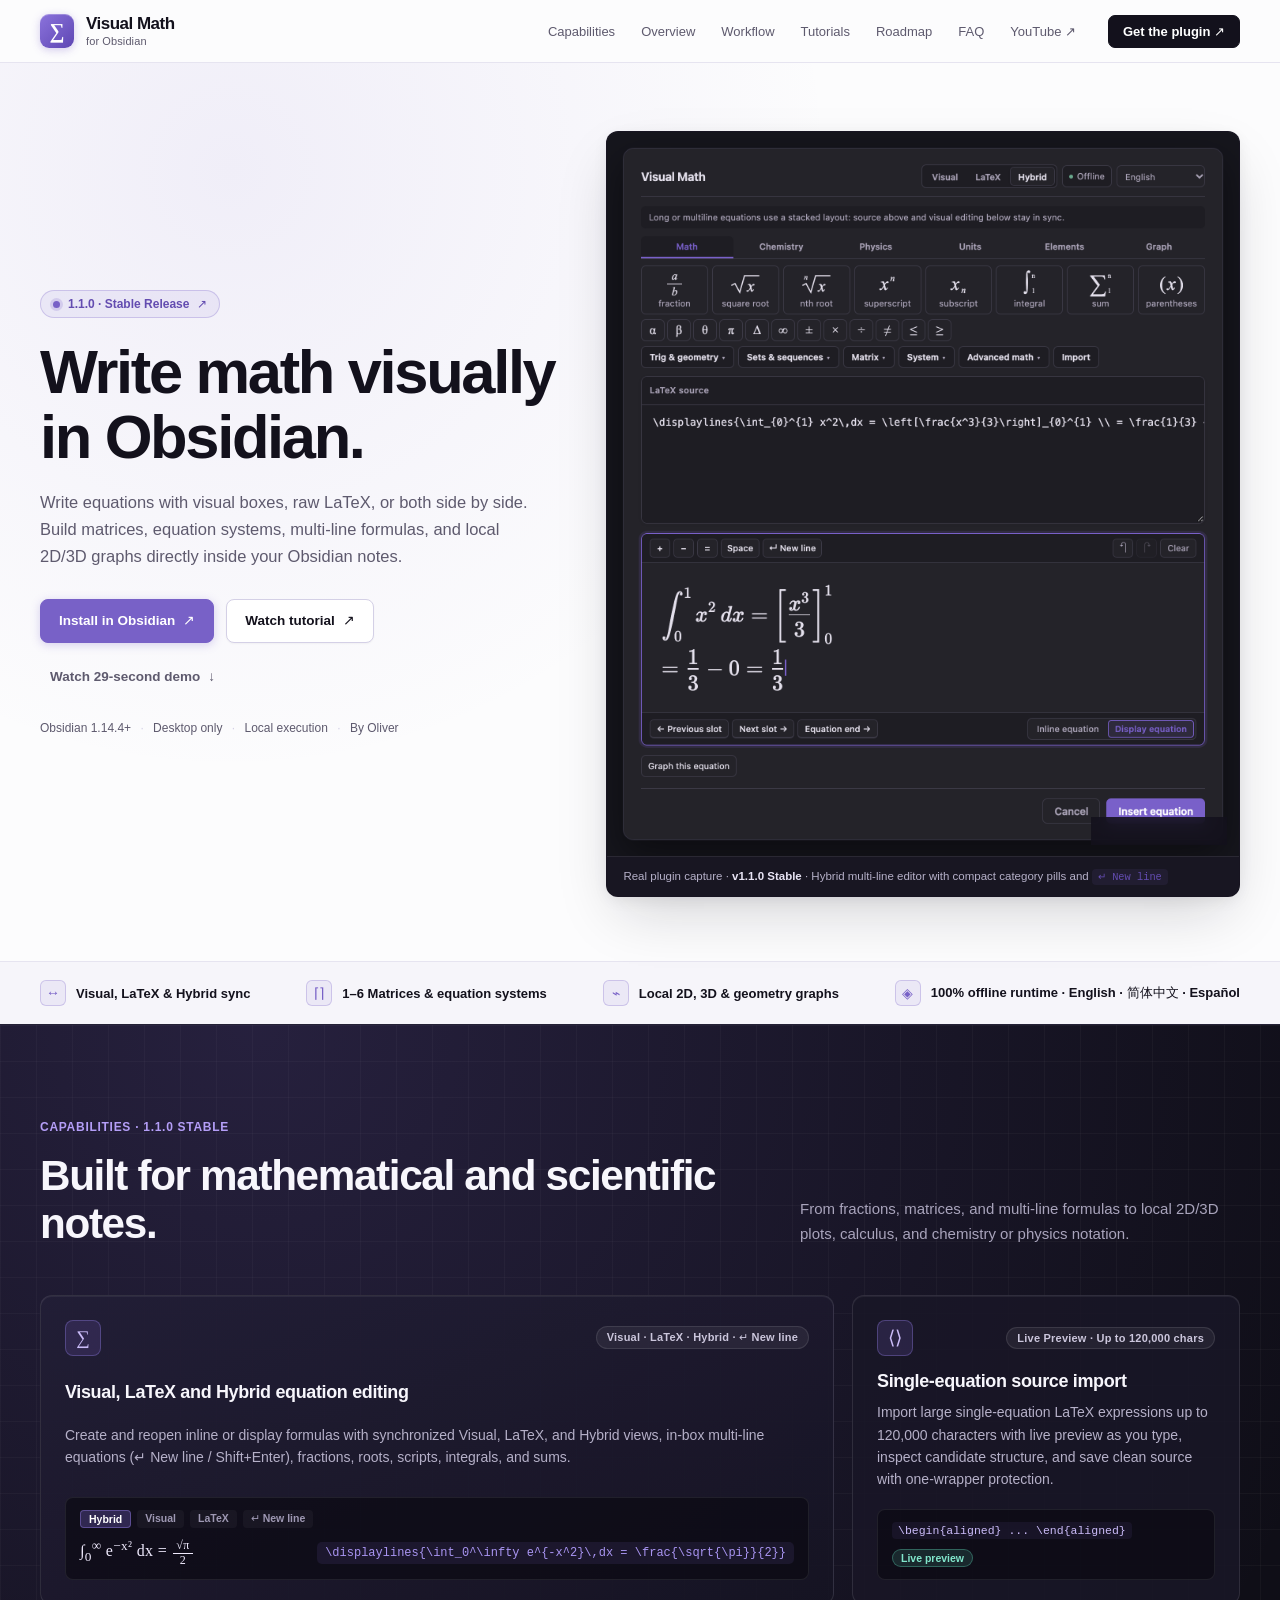
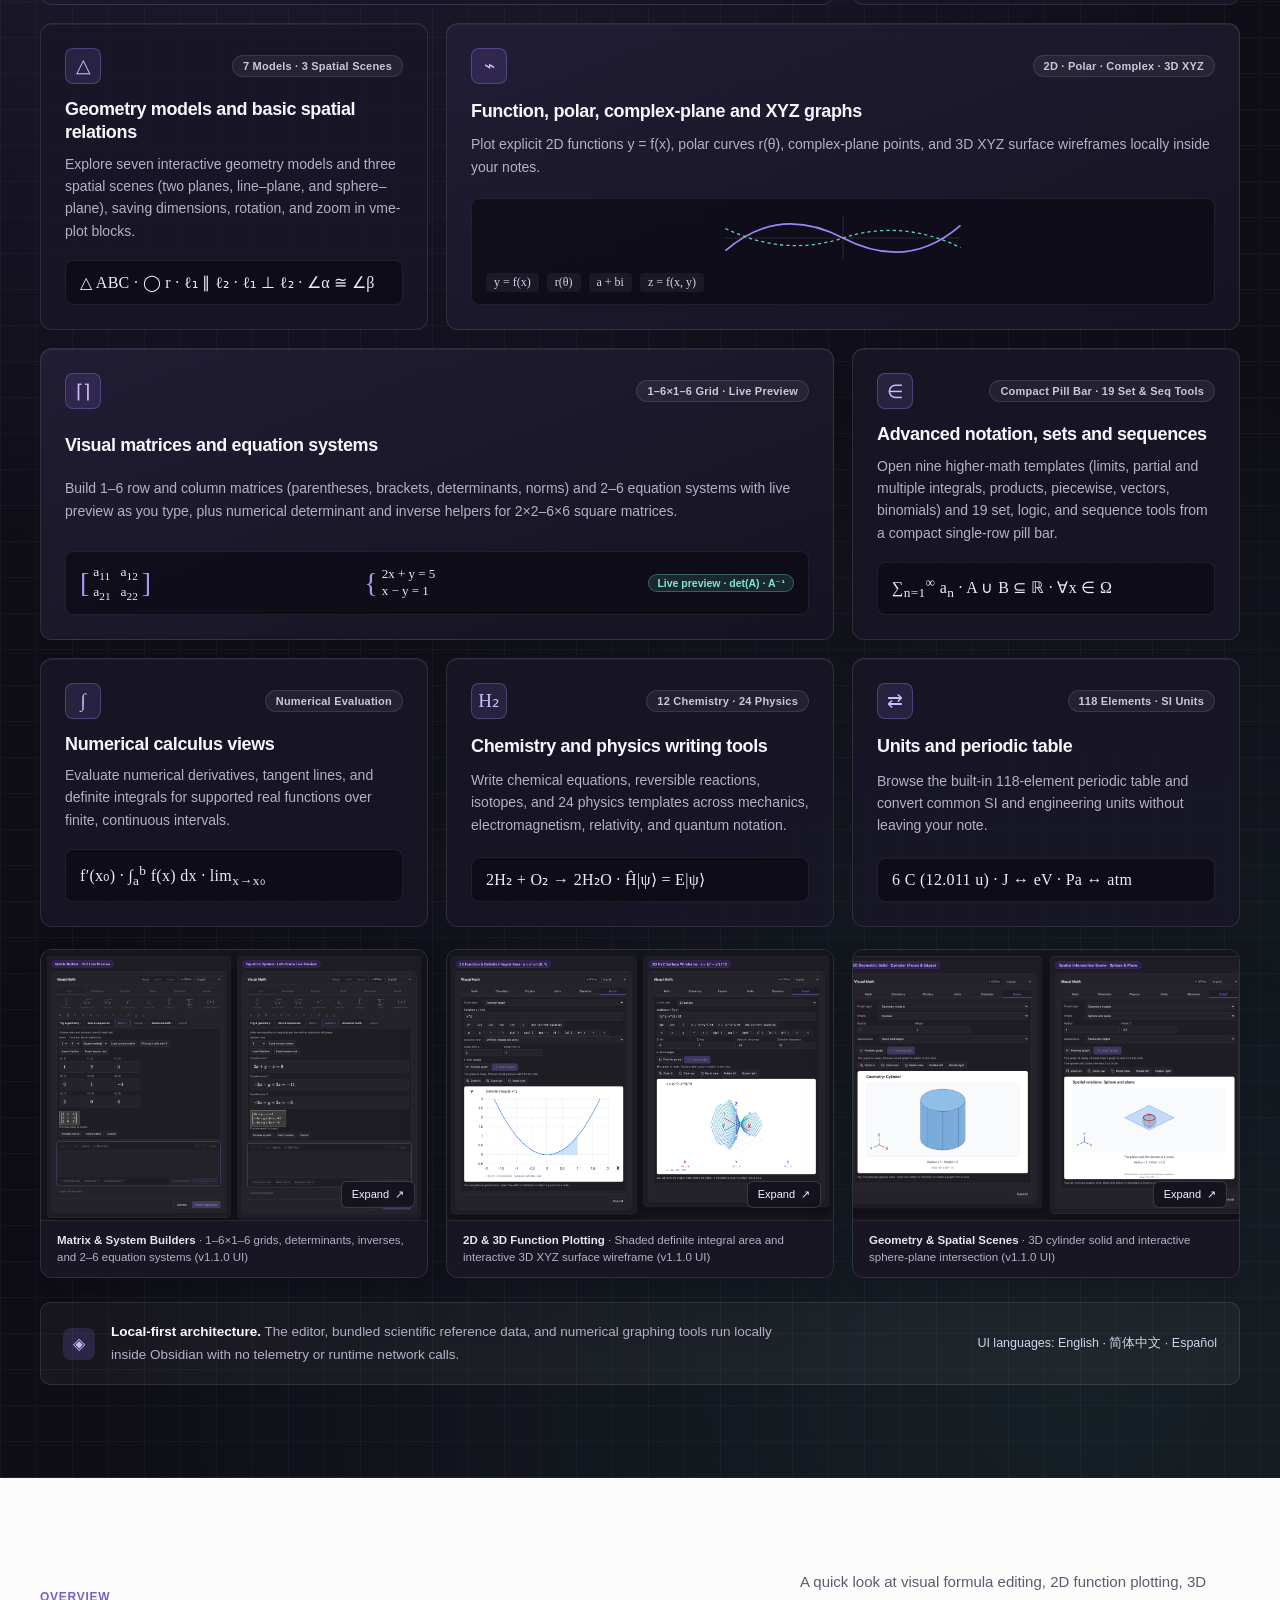
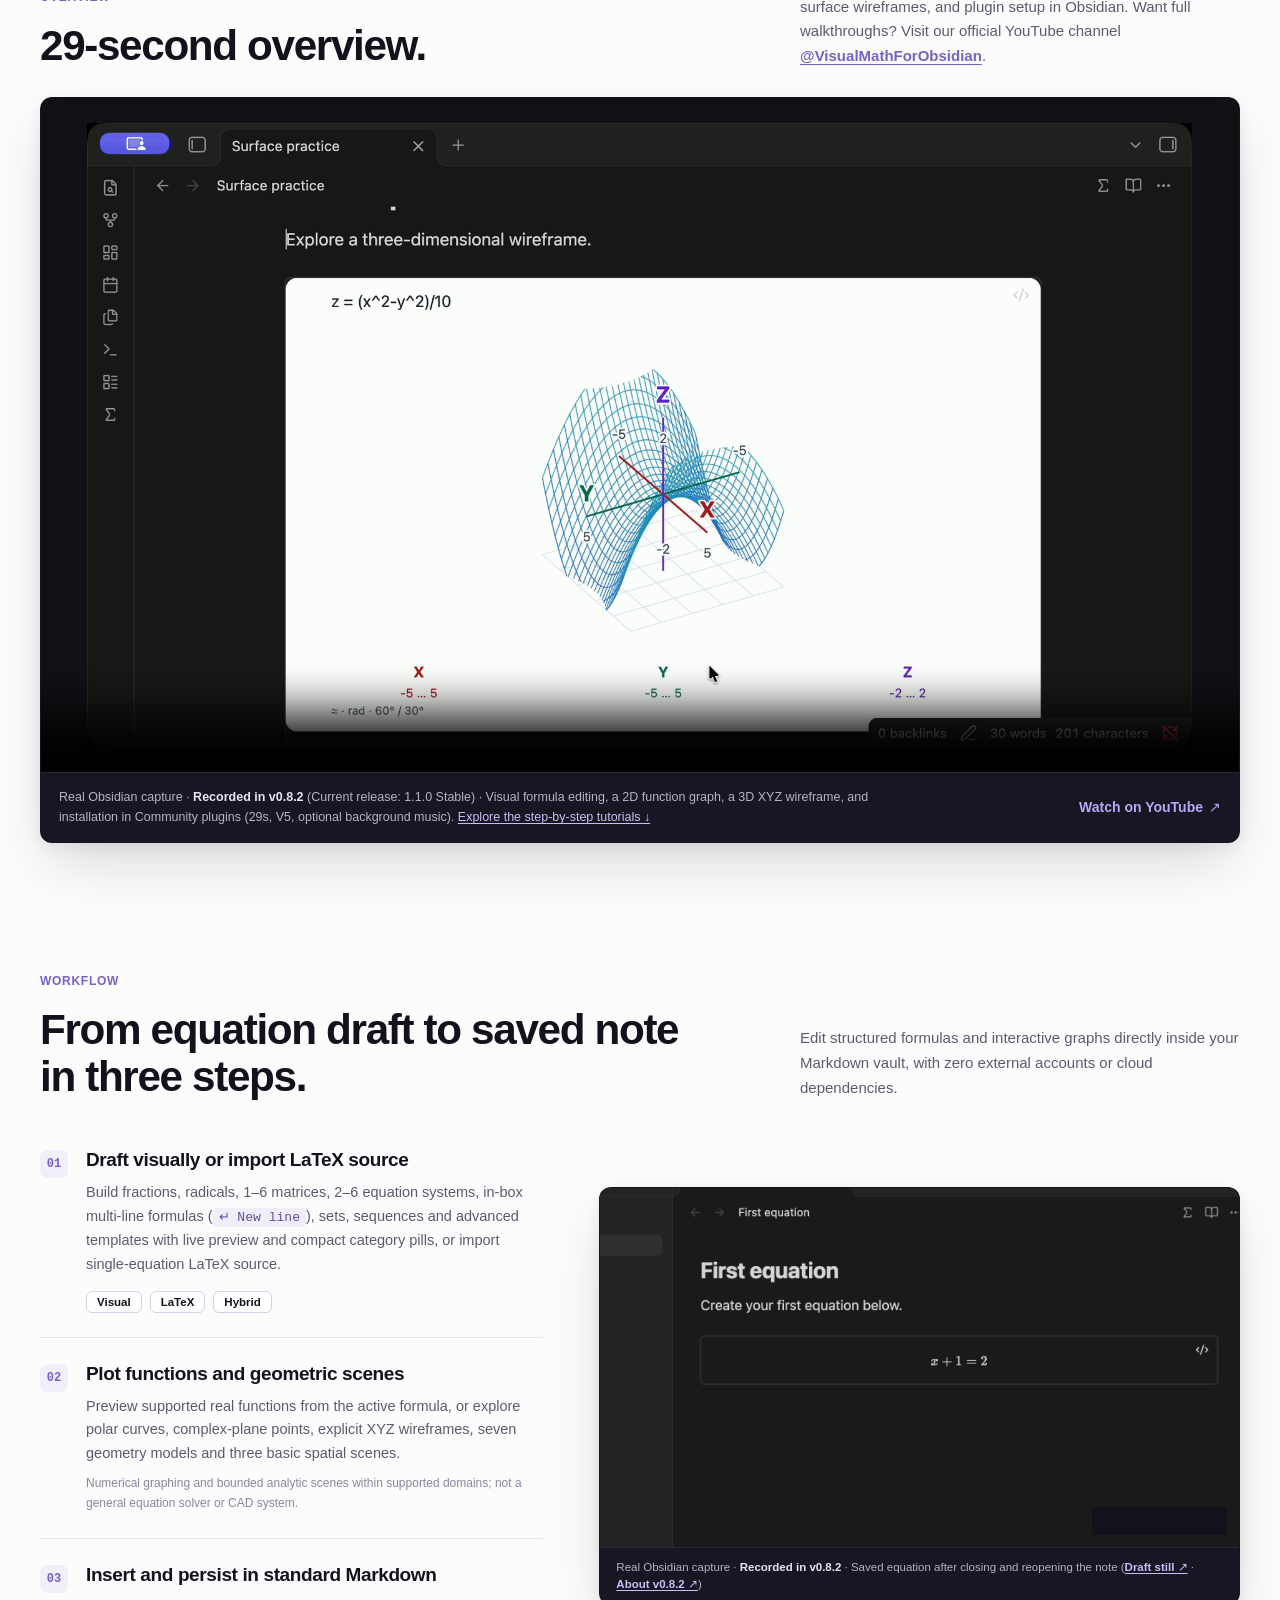
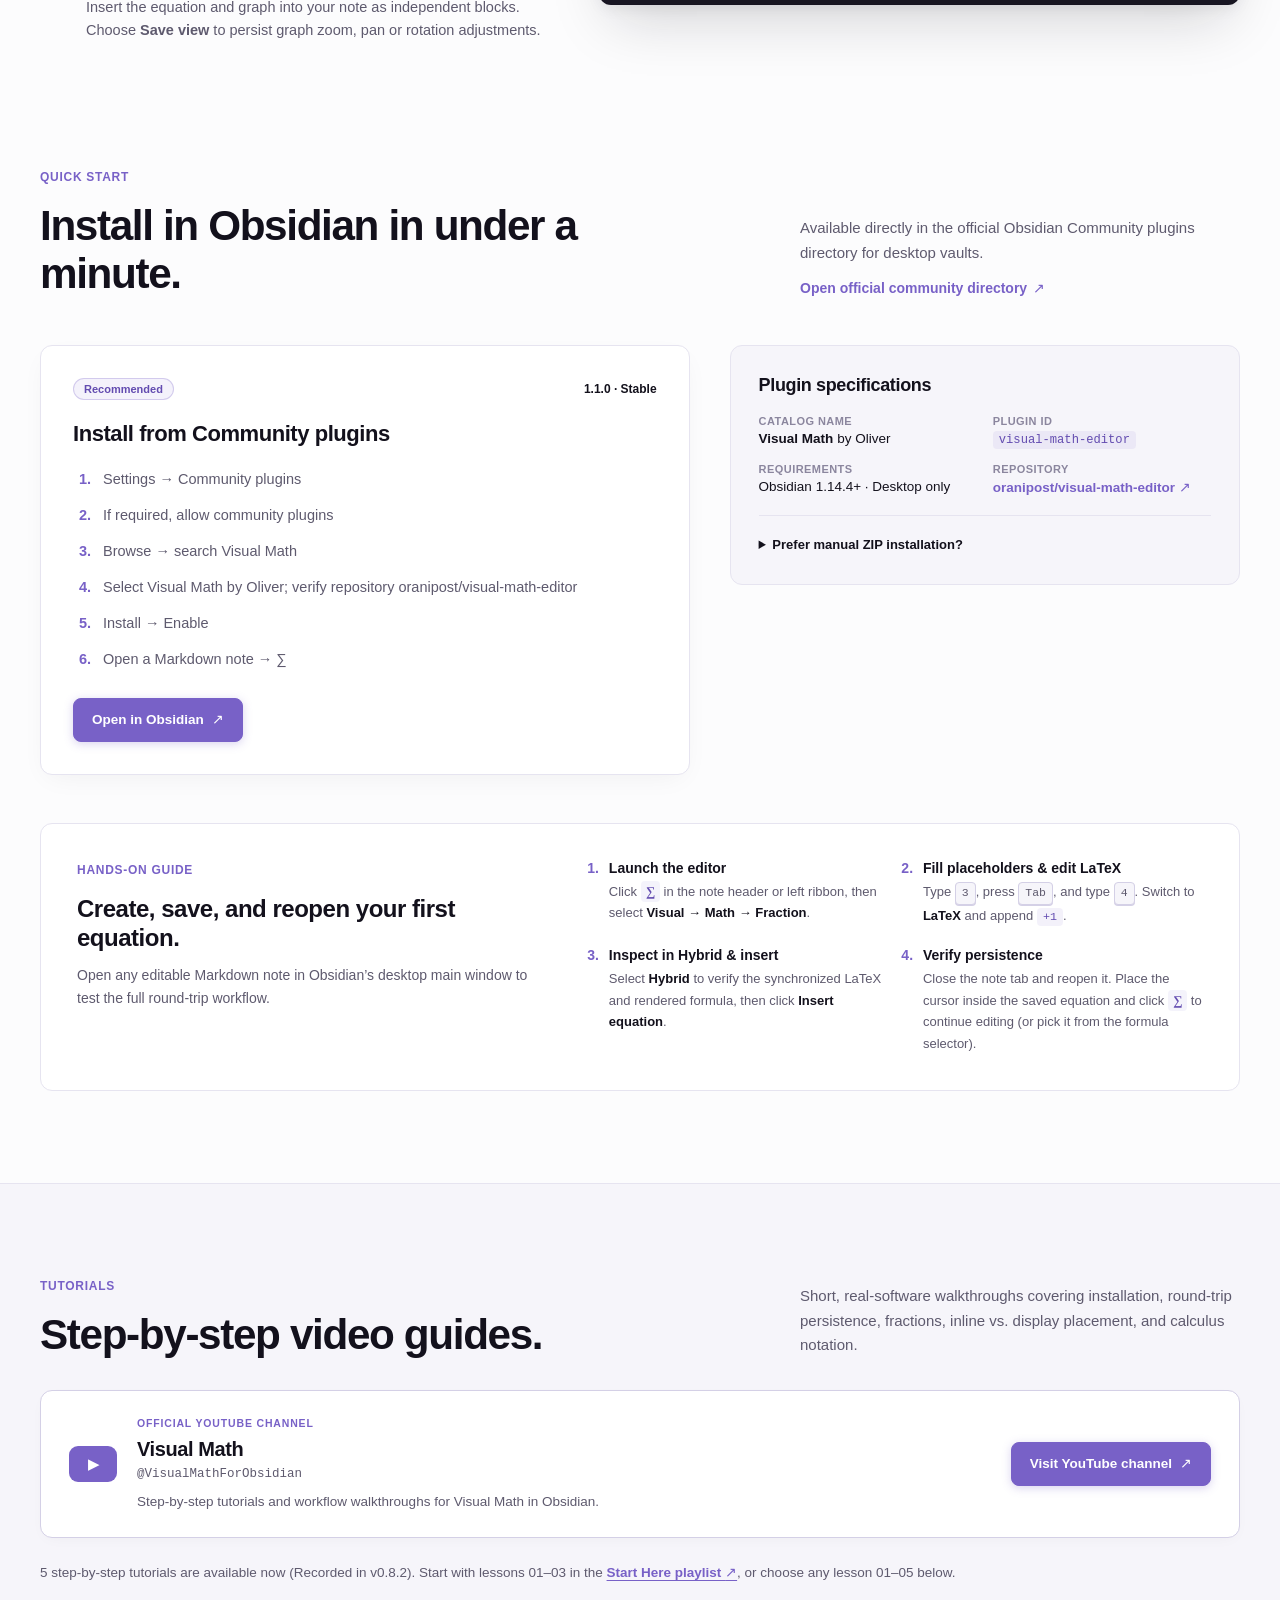
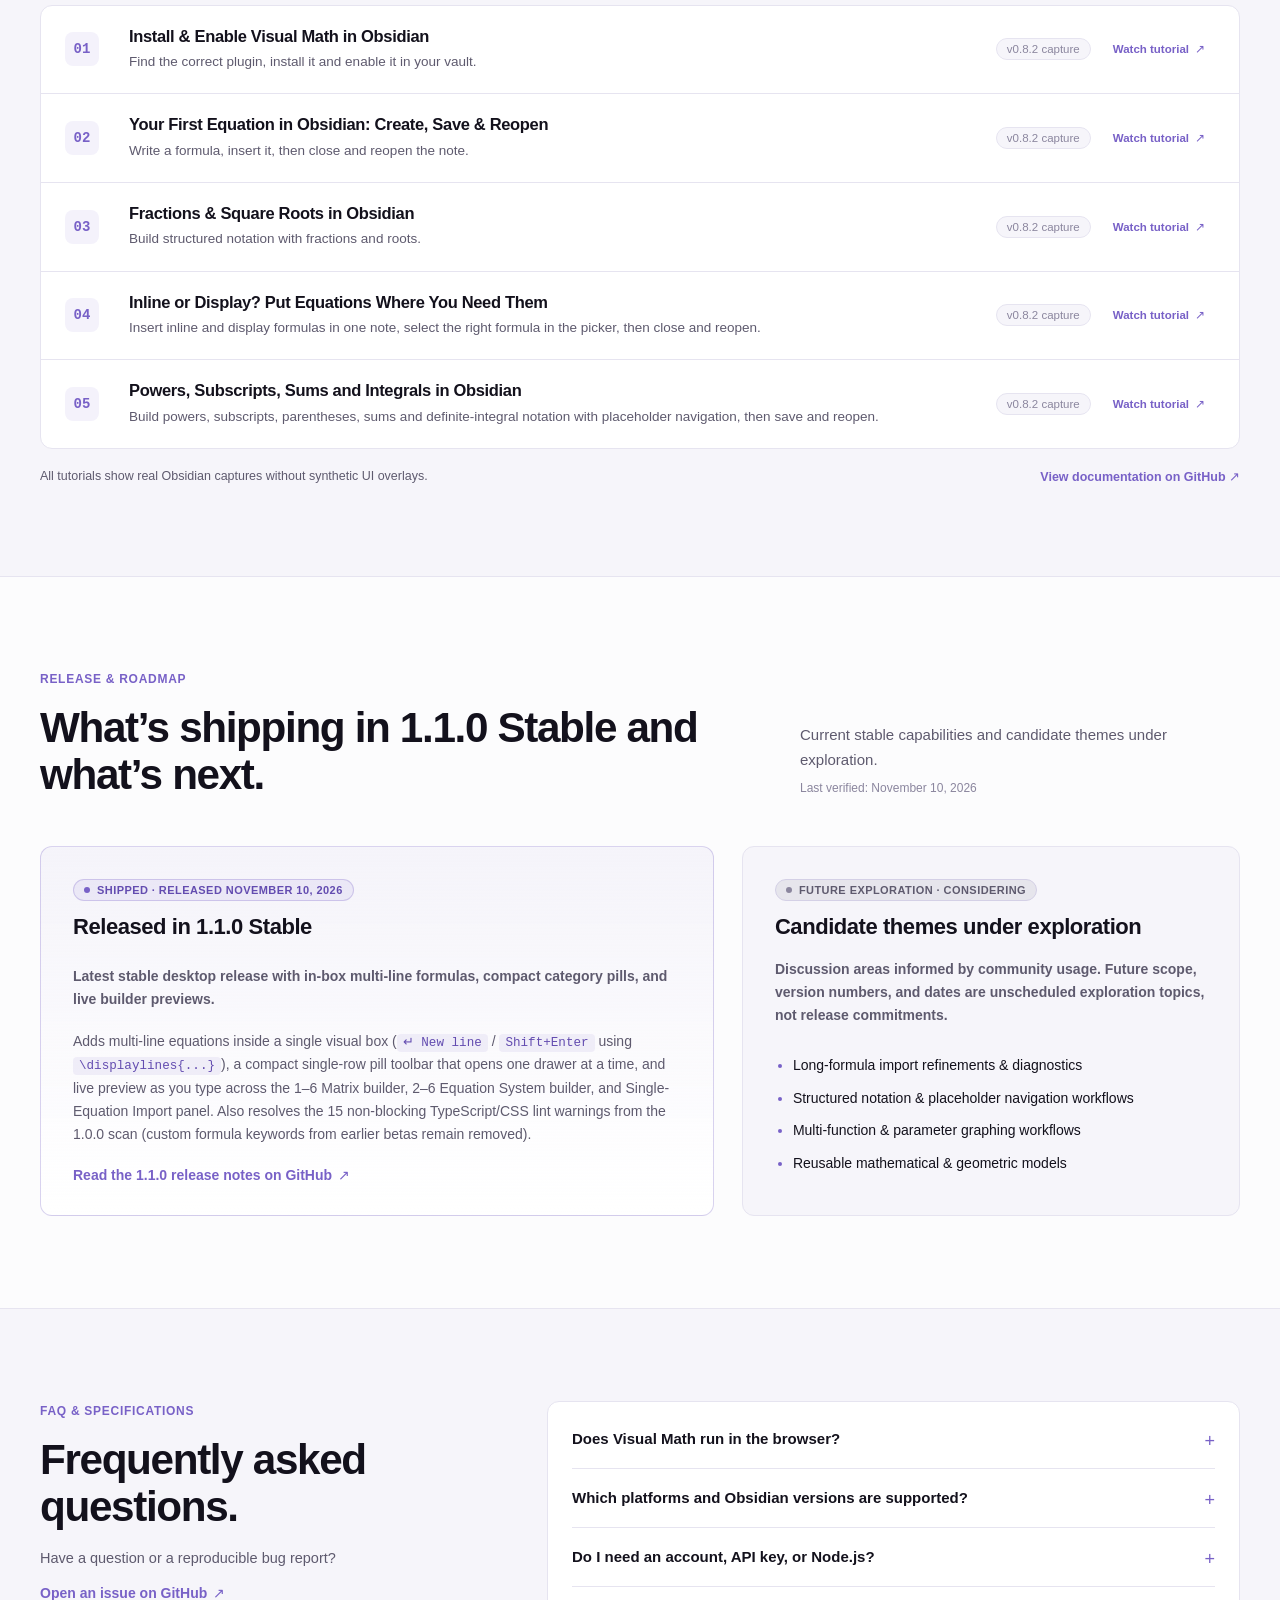
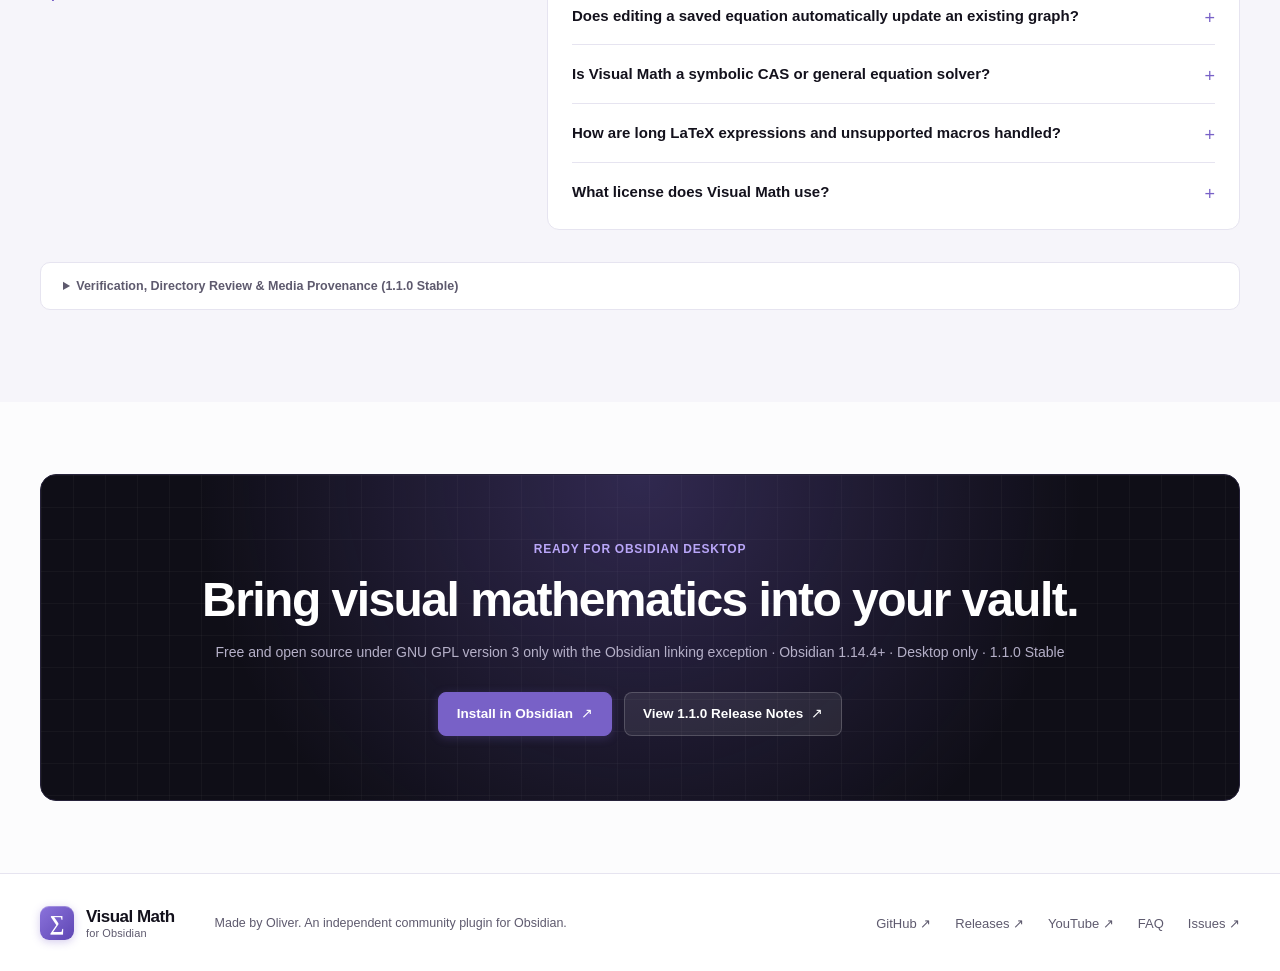
<file: index.html>
<!doctype html>
<html lang="en">
<head>
  <meta charset="utf-8">
  <meta name="viewport" content="width=device-width,initial-scale=1">
  <title>Visual Math for Obsidian · Write math visually in Obsidian.</title>
  <meta name="description" content="Write equations, explore graphs and build scientific notes in Obsidian. Visual, LaTeX and Hybrid editing. 1.1.0 Stable for desktop.">
  <meta name="robots" content="index,follow">
  <meta name="theme-color" content="#0f0e17">
  <meta property="og:type" content="website">
  <meta property="og:title" content="Visual Math for Obsidian · Write math visually in Obsidian.">
  <meta property="og:description" content="Visual equations, matrices, calculus and local graphs inside your Obsidian notes. 1.1.0 Stable.">
  <meta property="og:image" content="https://oranipost.github.io/visual-math/assets/share.png">
  <meta property="og:image:width" content="1200">
  <meta property="og:image:height" content="630">
  <meta property="og:image:alt" content="Visual Math for Obsidian. Write math visually in Obsidian. Desktop plugin.">
  <meta name="twitter:card" content="summary_large_image">
  <link rel="canonical" href="https://oranipost.github.io/visual-math/"><meta property="og:url" content="https://oranipost.github.io/visual-math/">
  <link rel="icon" href="assets/favicon.svg" type="image/svg+xml">
  <link rel="stylesheet" href="styles.css">
  <script src="script.js" defer></script>
</head>
<body>
  <a class="skip-link" href="#main">Skip to content</a>
  <header class="site-header">
    <div class="header-inner">
      <a href="#" class="wordmark" aria-label="Visual Math for Obsidian home">
        <span class="brand-mark" aria-hidden="true">∑</span>
        <span class="brand-text">Visual Math<span>for Obsidian</span></span>
      </a>
      <button class="menu-toggle" type="button" aria-expanded="false" aria-controls="navigation">Menu <span aria-hidden="true">☰</span></button>
      <nav id="navigation" aria-label="Main navigation">
        <a href="#features">Capabilities</a>
        <a href="#demo">Overview</a>
        <a href="#workflow">Workflow</a>
        <a href="#tutorials">Tutorials</a>
        <a href="#roadmap">Roadmap</a>
        <a href="#faq">FAQ</a>
        <a href="https://www.youtube.com/@VisualMathForObsidian" aria-label="Official Visual Math YouTube channel">YouTube <span aria-hidden="true">↗</span></a>
        <a class="nav-install" href="#install">Get the plugin <span aria-hidden="true">↗</span></a>
      </nav>
    </div>
  </header>
  <main id="main" tabindex="-1">
    <section class="hero wrap" aria-labelledby="hero-title">
      <div class="hero-copy">
        <a class="release-pill" href="https://github.com/oranipost/visual-math-editor/releases/tag/1.1.0"><span class="status-dot" aria-hidden="true"></span>1.1.0 · Stable Release <span aria-hidden="true">↗</span></a>
        <h1 id="hero-title">Write math visually in Obsidian.</h1>
        <p class="hero-description">Write equations with visual boxes, raw LaTeX, or both side by side. Build matrices, equation systems, multi-line formulas, and local 2D/3D graphs directly inside your Obsidian notes.</p>
        <div class="actions">
          <a class="button primary" href="https://community.obsidian.md/plugins/visual-math-editor">Install in Obsidian <span aria-hidden="true">↗</span></a>
          <a class="button secondary" href="https://www.youtube.com/watch?v=br9Tg2s-sqs">Watch tutorial <span aria-hidden="true">↗</span></a><a class="button text-button" href="#demo">Watch 29-second demo <span aria-hidden="true">↓</span></a>
        </div>
        <p class="requirements">Obsidian 1.14.4+ <span>·</span> Desktop only <span>·</span> Local execution <span>·</span> By Oliver</p>
      </div>
      <figure class="hero-visual window-frame">
        <a class="screenshot-link" href="assets/vme-1.1-hybrid-multiline.png" aria-label="Open full Visual Math Hybrid multi-line editor screenshot">
          <img src="assets/vme-1.1-hybrid-multiline.png" width="1600" height="1834" fetchpriority="high" alt="Real Visual Math 1.1.0 interface screenshot: Hybrid mode editor with compact category pills, New line button, LaTeX source, and rendered two-line definite integral.">
          <span class="expand-label">View full screenshot <span aria-hidden="true">↗</span></span>
        </a>
        <figcaption class="window-caption">Real plugin capture · <strong>v1.1.0 Stable</strong> · Hybrid multi-line editor with compact category pills and <code>↵ New line</code></figcaption>
      </figure>
    </section>

    <div class="principles">
      <div class="wrap principles-inner">
        <span><span class="principle-icon" aria-hidden="true">↔</span> Visual, LaTeX &amp; Hybrid sync</span>
        <span><span class="principle-icon" aria-hidden="true">⌈⌉</span> 1–6 Matrices &amp; equation systems</span>
        <span><span class="principle-icon" aria-hidden="true">⌁</span> Local 2D, 3D &amp; geometry graphs</span>
        <span><span class="principle-icon" aria-hidden="true">◈</span> 100% offline runtime · English · 简体中文 · Español</span>
      </div>
    </div>

    <section id="features" class="section features-section" aria-labelledby="features-title">
      <div class="wrap">
        <div class="section-intro">
          <div>
            <p class="eyebrow">Capabilities · 1.1.0 Stable</p>
            <h2 id="features-title">Built for mathematical and scientific notes.</h2>
          </div>
          <p>From fractions, matrices, and multi-line formulas to local 2D/3D plots, calculus, and chemistry or physics notation.</p>
        </div>
        <div class="bento-grid"><article class="feature-card bento-span-2 bento-featured"><div class="bento-top"><span class="feature-icon" aria-hidden="true">∑</span><span class="bento-tag">Visual · LaTeX · Hybrid · ↵ New line</span></div><h3>Visual, LaTeX and Hybrid equation editing</h3><p>Create and reopen inline or display formulas with synchronized Visual, LaTeX, and Hybrid views, in-box multi-line equations (↵ New line / Shift+Enter), fractions, roots, scripts, integrals, and sums.</p><div class="bento-preview preview-modes" aria-hidden="true"><div class="preview-tabs"><span class="active">Hybrid</span><span>Visual</span><span>LaTeX</span><span>↵ New line</span></div><div class="preview-split"><div class="math-serif">∫<sub>0</sub><sup>∞</sup> e<sup>−x²</sup> dx = <span class="frac"><span>√π</span><span>2</span></span></div><code>\displaylines{\int_0^\infty e^{-x^2}\,dx = \frac{\sqrt{\pi}}{2}}</code></div></div></article><article class="feature-card bento-compact"><div class="bento-top"><span class="feature-icon" aria-hidden="true">⟨⟩</span><span class="bento-tag">Live Preview · Up to 120,000 chars</span></div><h3>Single-equation source import</h3><p>Import large single-equation LaTeX expressions up to 120,000 characters with live preview as you type, inspect candidate structure, and save clean source with one-wrapper protection.</p><div class="bento-preview preview-code" aria-hidden="true"><code>\begin{aligned} ... \end{aligned}</code><span class="guard-pill">Live preview</span></div></article><article class="feature-card bento-compact"><div class="bento-top"><span class="feature-icon" aria-hidden="true">△</span><span class="bento-tag">7 Models · 3 Spatial Scenes</span></div><h3>Geometry models and basic spatial relations</h3><p>Explore seven interactive geometry models and three spatial scenes (two planes, line–plane, and sphere–plane), saving dimensions, rotation, and zoom in vme-plot blocks.</p><div class="bento-preview preview-math" aria-hidden="true"><span class="math-serif">△ ABC · ◯ r · ℓ₁ ∥ ℓ₂ · ℓ₁ ⊥ ℓ₂ · ∠α ≅ ∠β</span></div></article><article class="feature-card bento-span-2 bento-featured"><div class="bento-top"><span class="feature-icon" aria-hidden="true">⌁</span><span class="bento-tag">2D · Polar · Complex · 3D XYZ</span></div><h3>Function, polar, complex-plane and XYZ graphs</h3><p>Plot explicit 2D functions y = f(x), polar curves r(θ), complex-plane points, and 3D XYZ surface wireframes locally inside your notes.</p><div class="bento-preview preview-graph" aria-hidden="true"><svg viewBox="0 0 320 68" fill="none"><line x1="12" y1="34" x2="308" y2="34" stroke="rgba(255,255,255,0.14)" stroke-width="1"/><line x1="160" y1="6" x2="160" y2="62" stroke="rgba(255,255,255,0.14)" stroke-width="1"/><path d="M12 50 C 60 8, 110 8, 160 34 C 210 60, 260 60, 308 18" stroke="#9d86f5" stroke-width="2.2" fill="none"/><path d="M12 22 Q 86 58, 160 34 T 308 46" stroke="#5ed3b6" stroke-width="1.6" stroke-dasharray="4 4" fill="none"/></svg><div class="preview-chips"><span>y = f(x)</span><span>r(θ)</span><span>a + bi</span><span>z = f(x, y)</span></div></div></article><article class="feature-card bento-span-2 bento-featured"><div class="bento-top"><span class="feature-icon" aria-hidden="true">⌈⌉</span><span class="bento-tag">1–6×1–6 Grid · Live Preview</span></div><h3>Visual matrices and equation systems</h3><p>Build 1–6 row and column matrices (parentheses, brackets, determinants, norms) and 2–6 equation systems with live preview as you type, plus numerical determinant and inverse helpers for 2×2–6×6 square matrices.</p><div class="bento-preview preview-matrix" aria-hidden="true"><div class="math-matrix"><span class="bracket">[</span><div class="cells"><span>a<sub>11</sub></span><span>a<sub>12</sub></span><span>a<sub>21</sub></span><span>a<sub>22</sub></span></div><span class="bracket">]</span></div><div class="math-system"><span class="brace">{</span><div class="eqs"><span>2x + y = 5</span><span>x − y = 1</span></div></div><span class="guard-pill">Live preview · det(A) · A⁻¹</span></div></article><article class="feature-card bento-compact"><div class="bento-top"><span class="feature-icon" aria-hidden="true">∈</span><span class="bento-tag">Compact Pill Bar · 19 Set & Seq Tools</span></div><h3>Advanced notation, sets and sequences</h3><p>Open nine higher-math templates (limits, partial and multiple integrals, products, piecewise, vectors, binomials) and 19 set, logic, and sequence tools from a compact single-row pill bar.</p><div class="bento-preview preview-math" aria-hidden="true"><span class="math-serif">∑<sub>n=1</sub><sup>∞</sup> a<sub>n</sub> · A ∪ B ⊆ ℝ · ∀x ∈ Ω</span></div></article><article class="feature-card bento-compact"><div class="bento-top"><span class="feature-icon" aria-hidden="true">∫</span><span class="bento-tag">Numerical Evaluation</span></div><h3>Numerical calculus views</h3><p>Evaluate numerical derivatives, tangent lines, and definite integrals for supported real functions over finite, continuous intervals.</p><div class="bento-preview preview-math" aria-hidden="true"><span class="math-serif">f′(x₀) · ∫<sub>a</sub><sup>b</sup> f(x) dx · lim<sub>x→x₀</sub></span></div></article><article class="feature-card bento-compact"><div class="bento-top"><span class="feature-icon" aria-hidden="true">H₂</span><span class="bento-tag">12 Chemistry · 24 Physics</span></div><h3>Chemistry and physics writing tools</h3><p>Write chemical equations, reversible reactions, isotopes, and 24 physics templates across mechanics, electromagnetism, relativity, and quantum notation.</p><div class="bento-preview preview-math" aria-hidden="true"><span class="math-serif">2H₂ + O₂ → 2H₂O · Ĥ|ψ⟩ = E|ψ⟩</span></div></article><article class="feature-card bento-compact"><div class="bento-top"><span class="feature-icon" aria-hidden="true">⇄</span><span class="bento-tag">118 Elements · SI Units</span></div><h3>Units and periodic table</h3><p>Browse the built-in 118-element periodic table and convert common SI and engineering units without leaving your note.</p><div class="bento-preview preview-math" aria-hidden="true"><span class="math-serif">6 C (12.011 u) · J ↔ eV · Pa ↔ atm</span></div></article></div>
        <div class="interface-showcase" aria-label="Visual Math interface gallery">
          <figure class="window-frame showcase-card">
            <a class="screenshot-link" href="assets/vme-1.1-matrix-system.png" aria-label="Open full Matrix Builder and Equation System screenshot">
              <img src="assets/vme-1.1-matrix-system.png" width="2720" height="1943" loading="lazy" alt="Real Visual Math 1.1.0 screenshot showing the 3 by 3 Matrix Builder with determinant and inverse controls alongside the left-brace Equation System builder.">
              <span class="expand-label">Expand <span aria-hidden="true">↗</span></span>
            </a>
            <figcaption class="window-caption"><strong>Matrix &amp; System Builders</strong> · 1–6×1–6 grids, determinants, inverses, and 2–6 equation systems (v1.1.0 UI)</figcaption>
          </figure>
          <figure class="window-frame showcase-card">
            <a class="screenshot-link" href="assets/vme-1.1-graphs-3d.png" aria-label="Open full 2D Definite Integral and 3D Surface Wireframe screenshot">
              <img src="assets/vme-1.1-graphs-3d.png" width="2720" height="1881" loading="lazy" alt="Real Visual Math 1.1.0 screenshot showing a 2D function graph with shaded definite integral area next to a 3D XYZ surface wireframe.">
              <span class="expand-label">Expand <span aria-hidden="true">↗</span></span>
            </a>
            <figcaption class="window-caption"><strong>2D &amp; 3D Function Plotting</strong> · Shaded definite integral area and interactive 3D XYZ surface wireframe (v1.1.0 UI)</figcaption>
          </figure>
          <figure class="window-frame showcase-card">
            <a class="screenshot-link" href="assets/vme-1.1-geometry.png" aria-label="Open full 3D Geometric Solid and Spatial Intersection Scene screenshot">
              <img src="assets/vme-1.1-geometry.png" width="2720" height="1756" loading="lazy" alt="Real Visual Math 1.1.0 screenshot showing a 3D cylinder geometric solid alongside a sphere and plane spatial intersection scene.">
              <span class="expand-label">Expand <span aria-hidden="true">↗</span></span>
            </a>
            <figcaption class="window-caption"><strong>Geometry &amp; Spatial Scenes</strong> · 3D cylinder solid and interactive sphere-plane intersection (v1.1.0 UI)</figcaption>
          </figure>
        </div>
        <div class="local-note">
          <span class="local-badge" aria-hidden="true">◈</span>
          <p><strong>Local-first architecture.</strong> The editor, bundled scientific reference data, and numerical graphing tools run locally inside Obsidian with no telemetry or runtime network calls.</p>
          <p class="language-note">UI languages: English · 简体中文 · Español</p>
        </div>
      </div>
    </section>

    <section id="demo" class="section wrap demo-section" aria-labelledby="demo-title"><div class="section-intro"><div><p class="eyebrow">Overview</p><h2 id="demo-title">29-second overview.</h2></div><p>A quick look at visual formula editing, 2D function plotting, 3D surface wireframes, and plugin setup in Obsidian. Want full walkthroughs? Visit our official YouTube channel <a class="inline-channel-link" href="https://www.youtube.com/@VisualMathForObsidian">@VisualMathForObsidian</a>.</p></div><figure class="promo-figure window-frame window-frame-dark"><video controls muted playsinline preload="none" width="1920" height="1080" poster="assets/visual-math-0.8.2-promo-poster.png" tabindex="0" aria-label="Visual Math promotional video (Recorded in v0.8.2)" aria-describedby="demo-summary"><source src="assets/visual-math-0.8.2-promo-v5.mp4" type="video/mp4"><p>Your browser cannot play this video. <a href="https://www.youtube.com/watch?v=427skTbfpyw">Watch the overview on YouTube</a>.</p></video><figcaption class="promo-caption"><p id="demo-summary">Real Obsidian capture · <strong>Recorded in v0.8.2</strong> (Current release: 1.1.0 Stable) · Visual formula editing, a 2D function graph, a 3D XYZ wireframe, and installation in Community plugins (29s, V5, optional background music). <a href="#tutorials">Explore the step-by-step tutorials ↓</a></p><a class="inline-link" href="https://www.youtube.com/watch?v=427skTbfpyw">Watch on YouTube <span aria-hidden="true">↗</span></a></figcaption></figure></section>

    <section id="workflow" class="section wrap workflow" aria-labelledby="workflow-title">
      <div class="section-intro">
        <div>
          <p class="eyebrow">Workflow</p>
          <h2 id="workflow-title">From equation draft to saved note in three steps.</h2>
        </div>
        <p>Edit structured formulas and interactive graphs directly inside your Markdown vault, with zero external accounts or cloud dependencies.</p>
      </div>
      <div class="workflow-grid">
        <div class="workflow-notes">
          <article>
            <span class="step-number">01</span>
            <div>
              <h3>Draft visually or import LaTeX source</h3>
              <p>Build fractions, radicals, 1–6 matrices, 2–6 equation systems, in-box multi-line formulas (<code>↵ New line</code>), sets, sequences and advanced templates with live preview and compact category pills, or import single-equation LaTeX source.</p>
              <div class="mode-list" aria-label="Available editing modes"><span>Visual</span><span>LaTeX</span><span>Hybrid</span></div>
            </div>
          </article>
          <article>
            <span class="step-number">02</span>
            <div>
              <h3>Plot functions and geometric scenes</h3>
              <p>Preview supported real functions from the active formula, or explore polar curves, complex-plane points, explicit XYZ wireframes, seven geometry models and three basic spatial scenes.</p>
              <p class="fine-print">Numerical graphing and bounded analytic scenes within supported domains; not a general equation solver or CAD system.</p>
            </div>
          </article>
          <article>
            <span class="step-number">03</span>
            <div>
              <h3>Insert and persist in standard Markdown</h3>
              <p>Insert the equation and graph into your note as independent blocks. Choose <strong>Save view</strong> to persist graph zoom, pan or rotation adjustments.</p>
            </div>
          </article>
        </div>
        <figure class="workflow-image window-frame">
          <a class="screenshot-link" href="assets/visual-math-0.8.2-saved-note-reopened.png" aria-label="Open full saved and reopened equation screenshot">
            <img src="assets/visual-math-0.8.2-saved-note-reopened.png" width="2048" height="1600" loading="lazy" alt="Real Obsidian screenshot: the First equation note showing the saved x plus one equals two formula after closing and reopening in Visual Math 0.8.2.">
            <span class="expand-label">View full screenshot <span aria-hidden="true">↗</span></span>
          </a>
          <figcaption class="window-caption">Real Obsidian capture · <strong>Recorded in v0.8.2</strong> · Saved equation after closing and reopening the note (<a href="assets/visual-math-0.8.2-visual-draft.png">Draft still ↗</a> · <a href="assets/visual-math-0.8.2-about.png">About v0.8.2 ↗</a>)</figcaption>
        </figure>
      </div>
    </section>

    <section id="install" class="section wrap install-section" aria-labelledby="install-title">
      <div class="section-intro">
        <div>
          <p class="eyebrow">Quick Start</p>
          <h2 id="install-title">Install in Obsidian in under a minute.</h2>
        </div>
        <div>
          <p>Available directly in the official Obsidian Community plugins directory for desktop vaults.</p>
          <a class="inline-link" href="https://community.obsidian.md/plugins/visual-math-editor">Open official community directory <span aria-hidden="true">↗</span></a>
        </div>
      </div>
      <div class="install-layout">
        <div class="install-card">
          <div class="card-topline">
            <span class="tag">Recommended</span>
            <span class="version-label">1.1.0 · Stable</span>
          </div>
          <h3>Install from Community plugins</h3>
          <ol class="install-steps"><li>Settings → Community plugins</li><li>If required, allow community plugins</li><li>Browse → search Visual Math</li><li>Select Visual Math by Oliver; verify repository oranipost/visual-math-editor</li><li>Install → Enable</li><li>Open a Markdown note → ∑</li></ol>
          <a class="button primary" href="https://community.obsidian.md/plugins/visual-math-editor">Open in Obsidian <span aria-hidden="true">↗</span></a>
        </div>
        <aside class="install-aside">
          <h3>Plugin specifications</h3>
          <dl class="spec-grid">
            <div><dt>Catalog Name</dt><dd><strong>Visual Math</strong> by Oliver</dd></div>
            <div><dt>Plugin ID</dt><dd><code>visual-math-editor</code></dd></div>
            <div><dt>Requirements</dt><dd>Obsidian 1.14.4+ · Desktop only</dd></div>
            <div><dt>Repository</dt><dd><a href="https://github.com/oranipost/visual-math-editor">oranipost/visual-math-editor <span aria-hidden="true">↗</span></a></dd></div>
          </dl>
          <details class="manual-install">
            <summary>Prefer manual ZIP installation?</summary>
            <p>Download the compiled release package <strong>visual-math-editor-1.1.0.zip</strong> (no Node.js required for ordinary use).</p>
            <a class="inline-link" href="https://github.com/oranipost/visual-math-editor/releases/download/1.1.0/visual-math-editor-1.1.0.zip">Download visual-math-editor-1.1.0.zip <span aria-hidden="true">↓</span></a>
            <ol>
              <li>Extract the archive and copy the <code>visual-math-editor</code> folder into your vault’s <code>.obsidian/plugins/</code> directory.</li>
              <li>Ensure <code>main.js</code>, <code>manifest.json</code> and <code>styles.css</code> sit directly inside that folder, preserving the included license notices.</li>
              <li>Restart Obsidian and enable <strong>Visual Math</strong> in <strong>Settings → Community plugins</strong>.</li>
            </ol>
            <p class="fine-note">Note: GitHub’s default “Source code” archives are developer sources, not compiled plugin packages. Preserve <code>data.json</code> when updating manually.</p>
          </details>
        </aside>
      </div>
      <div id="first-equation" class="first-equation">
        <div class="first-equation-heading">
          <p class="eyebrow">Hands-On Guide</p>
          <h3>Create, save, and reopen your first equation.</h3>
          <p>Open any editable Markdown note in Obsidian’s desktop main window to test the full round-trip workflow.</p>
        </div>
        <ol class="first-equation-steps">
          <li><strong>Launch the editor</strong><p>Click <span class="key-symbol">∑</span> in the note header or left ribbon, then select <strong>Visual → Math → Fraction</strong>.</p></li>
          <li><strong>Fill placeholders &amp; edit LaTeX</strong><p>Type <kbd>3</kbd>, press <kbd>Tab</kbd>, and type <kbd>4</kbd>. Switch to <strong>LaTeX</strong> and append <code>+1</code>.</p></li>
          <li><strong>Inspect in Hybrid &amp; insert</strong><p>Select <strong>Hybrid</strong> to verify the synchronized LaTeX and rendered formula, then click <strong>Insert equation</strong>.</p></li>
          <li><strong>Verify persistence</strong><p>Close the note tab and reopen it. Place the cursor inside the saved equation and click <span class="key-symbol">∑</span> to continue editing (or pick it from the formula selector).</p></li>
        </ol>
      </div>
    </section>

    <section id="tutorials" class="section tutorials-section" aria-labelledby="tutorials-title">
      <div class="wrap">
        <div class="section-intro">
          <div>
            <p class="eyebrow">Tutorials</p>
            <h2 id="tutorials-title">Step-by-step video guides.</h2>
          </div>
          <p>Short, real-software walkthroughs covering installation, round-trip persistence, fractions, inline vs. display placement, and calculus notation.</p>
        </div>
        <aside class="channel-callout"><span class="channel-play" aria-hidden="true">▶</span><div><p class="channel-eyebrow">OFFICIAL YOUTUBE CHANNEL</p><h3>Visual Math</h3><p class="channel-handle">@VisualMathForObsidian</p><p>Step-by-step tutorials and workflow walkthroughs for Visual Math in Obsidian.</p></div><a class="button primary" href="https://www.youtube.com/@VisualMathForObsidian">Visit YouTube channel <span aria-hidden="true">↗</span></a></aside>
        <p class="tutorial-notice">5 step-by-step tutorials are available now (Recorded in v0.8.2). Start with lessons 01–03 in the <a href="https://www.youtube.com/playlist?list=PLPe0ssi71NYE">Start Here playlist <span aria-hidden="true">↗</span></a>, or choose any lesson 01–05 below.</p>
        <ol class="tutorial-list"><li><span class="lesson-number" aria-hidden="true">01</span><div class="lesson-text"><h3>Install &amp; Enable Visual Math in Obsidian</h3><p>Find the correct plugin, install it and enable it in your vault.</p></div><div class="lesson-state"><span class="state-version">v0.8.2 capture</span><a class="lesson-watch" href="https://www.youtube.com/watch?v=br9Tg2s-sqs">Watch tutorial <span aria-hidden="true">↗</span></a></div></li><li><span class="lesson-number" aria-hidden="true">02</span><div class="lesson-text"><h3>Your First Equation in Obsidian: Create, Save &amp; Reopen</h3><p>Write a formula, insert it, then close and reopen the note.</p></div><div class="lesson-state"><span class="state-version">v0.8.2 capture</span><a class="lesson-watch" href="https://www.youtube.com/watch?v=Oo86ny3vJ8A">Watch tutorial <span aria-hidden="true">↗</span></a></div></li><li><span class="lesson-number" aria-hidden="true">03</span><div class="lesson-text"><h3>Fractions &amp; Square Roots in Obsidian</h3><p>Build structured notation with fractions and roots.</p></div><div class="lesson-state"><span class="state-version">v0.8.2 capture</span><a class="lesson-watch" href="https://www.youtube.com/watch?v=BP7-PqJoYLw">Watch tutorial <span aria-hidden="true">↗</span></a></div></li><li><span class="lesson-number" aria-hidden="true">04</span><div class="lesson-text"><h3>Inline or Display? Put Equations Where You Need Them</h3><p>Insert inline and display formulas in one note, select the right formula in the picker, then close and reopen.</p></div><div class="lesson-state"><span class="state-version">v0.8.2 capture</span><a class="lesson-watch" href="https://www.youtube.com/watch?v=KwYpv0sb-II">Watch tutorial <span aria-hidden="true">↗</span></a></div></li><li><span class="lesson-number" aria-hidden="true">05</span><div class="lesson-text"><h3>Powers, Subscripts, Sums and Integrals in Obsidian</h3><p>Build powers, subscripts, parentheses, sums and definite-integral notation with placeholder navigation, then save and reopen.</p></div><div class="lesson-state"><span class="state-version">v0.8.2 capture</span><a class="lesson-watch" href="https://www.youtube.com/watch?v=KyiW6lmDpkI">Watch tutorial <span aria-hidden="true">↗</span></a></div></li></ol>
        <div class="tutorial-footer">
          <span>All tutorials show real Obsidian captures without synthetic UI overlays.</span>
          <a href="https://github.com/oranipost/visual-math-editor">View documentation on GitHub <span aria-hidden="true">↗</span></a>
        </div>
      </div>
    </section>

    <section id="roadmap" class="section wrap" aria-labelledby="roadmap-title">
      <div class="section-intro">
        <div>
          <p class="eyebrow">Release &amp; Roadmap</p>
          <h2 id="roadmap-title">What’s shipping in 1.1.0 Stable and what’s next.</h2>
        </div>
        <div>
          <p>Current stable capabilities and candidate themes under exploration.</p>
          <p class="updated">Last verified: November 10, 2026</p>
        </div>
      </div>
      <div class="roadmap-grid" id="updates"><article class="roadmap-card roadmap-released">
    <div class="roadmap-header">
      <span class="roadmap-badge shipped"><span class="dot" aria-hidden="true"></span>Shipped · Released November 10, 2026</span>
      <h3>Released in 1.1.0 Stable</h3>
    </div>
    <p class="roadmap-lead">Latest stable desktop release with in-box multi-line formulas, compact category pills, and live builder previews.</p>
    <p>Adds multi-line equations inside a single visual box (<code>↵ New line</code> / <code>Shift+Enter</code> using <code>\displaylines{...}</code>), a compact single-row pill toolbar that opens one drawer at a time, and live preview as you type across the 1–6 Matrix builder, 2–6 Equation System builder, and Single-Equation Import panel. Also resolves the 15 non-blocking TypeScript/CSS lint warnings from the 1.0.0 scan (custom formula keywords from earlier betas remain removed).</p>
    <a class="inline-link" href="https://github.com/oranipost/visual-math-editor/releases/tag/1.1.0">Read the 1.1.0 release notes on GitHub <span aria-hidden="true">↗</span></a>
  </article>
  <article class="roadmap-card roadmap-considering">
    <div class="roadmap-header">
      <span class="roadmap-badge considering"><span class="dot" aria-hidden="true"></span>Future Exploration · Considering</span>
      <h3>Candidate themes under exploration</h3>
    </div>
    <p class="roadmap-lead">Discussion areas informed by community usage. Future scope, version numbers, and dates are unscheduled exploration topics, not release commitments.</p>
    <ul class="considering-list"><li>Long-formula import refinements &amp; diagnostics</li><li>Structured notation &amp; placeholder navigation workflows</li><li>Multi-function &amp; parameter graphing workflows</li><li>Reusable mathematical &amp; geometric models</li></ul>
  </article></div>
    </section>

    <section id="faq" class="section faq-section" aria-labelledby="faq-title">
      <div class="wrap">
        <div class="faq-layout">
          <div class="faq-header">
            <p class="eyebrow">FAQ &amp; Specifications</p>
            <h2 id="faq-title">Frequently asked questions.</h2>
            <p>Have a question or a reproducible bug report?</p>
            <a class="inline-link" href="https://github.com/oranipost/visual-math-editor/issues">Open an issue on GitHub <span aria-hidden="true">↗</span></a>
          </div>
          <div class="faq-list">
            <details><summary>Does Visual Math run in the browser?</summary><p>No. Visual Math is a native desktop plugin for Obsidian. This website provides documentation, real-software previews, and installation links.</p></details>
            <details><summary>Which platforms and Obsidian versions are supported?</summary><p>Requires Obsidian 1.14.4 or later on desktop. Native release checks were verified on macOS with Obsidian 1.14.5 (and Obsidian 1.14.4 for v0.8.2 media captures). Windows and Linux have not been verified. Mobile is not supported.</p></details>
            <details><summary>Do I need an account, API key, or Node.js?</summary><p>No runtime account, API key, or Node.js installation is required for the compiled plugin. All editing, scientific reference tables, and graphing tools run locally. Network access is only needed when downloading or updating the plugin.</p></details>
            <details><summary>Does editing a saved equation automatically update an existing graph?</summary><p>Live equation/graph preview is linked only while its editor is open. Saved formula and graph are separate blocks; navigation persists only when explicitly saved. Editing a saved equation later does not automatically overwrite a previously inserted graph. After panning, zooming, or rotating a graph, click <strong>Save view</strong> or <strong>Save graph</strong> to persist the updated state.</p></details>
            <details><summary>Is Visual Math a symbolic CAS or general equation solver?</summary><p>No. Graphing and calculus views use numerical evaluation within supported domains and finite, increasing, continuous intervals. They produce numerical approximations and are not a symbolic computer algebra system or general equation solver.</p></details>
            <details><summary>How are long LaTeX expressions and unsupported macros handled?</summary><p>In 1.1.0, guarded single-equation import accepts single formulas up to 120,000 characters (rejecting multi-equation documents, <code>$$...$$</code> blocks, and document-level preambles). Standard visual editing uses an 8,192 UTF-16 input budget and a 4,096-unit visual complexity budget; expressions exceeding the visual budget or containing custom TeX macros remain editable in source-only LaTeX mode. Custom formula keywords from earlier betas were removed in 1.1.0.</p></details>
            <details><summary>What license does Visual Math use?</summary><p>GNU GPL version 3 only with the Obsidian linking exception. Review the <a href="https://github.com/oranipost/visual-math-editor/blob/1.1.0/LICENSING.md">full licensing terms and third-party notices</a> on GitHub.</p></details>
          </div>
        </div>
        <details class="technical-scope">
          <summary>Verification, Directory Review &amp; Media Provenance (1.1.0 Stable)</summary>
          <div class="technical-scope-grid">
            <div>
              <h4>Community Directory Automated Scan (1.0.0) &amp; 1.1.0 Cleanup</h4>
              <p>Status (1.0.0 listing scan): <strong>Completed</strong> · Health: <strong>Excellent</strong> · Result: <strong>Review Satisfactory</strong> (6 passed, 15 nonblocking type/CSS maintenance warnings in 1.0.0, 0 errors; all 15 lint items resolved in 1.1.0). This reflects the official automated submission scan, not manual security certification.</p>
            </div>
            <div>
              <h4>Media Provenance &amp; Functional Boundaries</h4>
              <p>Interface showcase screenshots are real captures from Visual Math <strong>v1.1.0</strong>. The close-and-reopen persistence still, the 29-second V5 overview video, and tutorials 01–05 are genuine captures from running Obsidian labeled <strong>Recorded in v0.8.2</strong>. Matrix determinants/inverses (`2×2`–`6×6`) and calculus tools are numerical helpers; geometry covers 7 models and 3 basic spatial relations (parallel, perpendicular, angle congruence), not a full CAD or theorem-proving engine.</p>
            </div>
          </div>
        </details>
      </div>
    </section>

    <section class="closing wrap">
      <div class="closing-card">
        <p class="eyebrow">Ready for Obsidian Desktop</p>
        <h2>Bring visual mathematics into your vault.</h2>
        <p class="closing-sub">Free and open source under GNU GPL version 3 only with the Obsidian linking exception · Obsidian 1.14.4+ · Desktop only · 1.1.0 Stable</p>
        <div class="actions">
          <a class="button primary" href="https://community.obsidian.md/plugins/visual-math-editor">Install in Obsidian <span aria-hidden="true">↗</span></a>
          <a class="button secondary-dark" href="https://github.com/oranipost/visual-math-editor/releases/tag/1.1.0">View 1.1.0 Release Notes <span aria-hidden="true">↗</span></a>
        </div>
      </div>
    </section>
  </main>
  <footer class="site-footer">
    <div class="wrap footer-inner">
      <a class="wordmark" href="#">
        <span class="brand-mark" aria-hidden="true">∑</span>
        <span class="brand-text">Visual Math<span>for Obsidian</span></span>
      </a>
      <p>Made by Oliver. An independent community plugin for Obsidian.</p>
      <nav aria-label="Footer navigation">
        <a href="https://github.com/oranipost/visual-math-editor">GitHub <span aria-hidden="true">↗</span></a>
        <a href="https://github.com/oranipost/visual-math-editor/releases/tag/1.1.0">Releases <span aria-hidden="true">↗</span></a>
        <a href="https://www.youtube.com/@VisualMathForObsidian" aria-label="Official Visual Math YouTube channel">YouTube <span aria-hidden="true">↗</span></a>
        <a href="#faq">FAQ</a>
        <a href="https://github.com/oranipost/visual-math-editor/issues">Issues <span aria-hidden="true">↗</span></a>
      </nav>
    </div>
  </footer>
</body>
</html>
</file>
<file: styles.css>
@charset "UTF-8";
:root {
  --bg: #fcfcfd;
  --surface: #ffffff;
  --surface-subtle: #f6f5fa;
  --ink: #13111c;
  --muted: #5e5a6e;
  --subtle: #8b869e;
  --line: #e6e4f0;
  --line-strong: #d4d0e6;
  --accent: #7861c7;
  --accent-hover: #634cb0;
  --accent-soft: rgba(120, 97, 199, 0.08);
  --accent-border: rgba(120, 97, 199, 0.28);
  --dark-bg: #0f0e17;
  --dark-surface: #161422;
  --dark-card: rgba(25, 23, 39, 0.86);
  --dark-line: rgba(255, 255, 255, 0.1);
  --radius: 10px;
  --font-sans: Inter, -apple-system, BlinkMacSystemFont, "Segoe UI", Roboto, sans-serif;
  --font-math: "KaTeX_Main", "Latin Modern Math", "STIX Two Math", "Times New Roman", Georgia, serif;
  --font-mono: "SFMono-Regular", ui-monospace, SFMono-Regular, Menlo, Monaco, Consolas, monospace;
  font-family: var(--font-sans);
  color: var(--ink);
  background: var(--bg);
  font-synthesis: none;
  -webkit-font-smoothing: antialiased;
}
* { box-sizing: border-box; }
html { scroll-behavior: smooth; scroll-padding-top: 88px; }
body { margin: 0; background: var(--bg); color: var(--ink); overflow-x: hidden; }
a { color: inherit; text-decoration: none; }
button { font: inherit; }
a, button, summary { -webkit-tap-highlight-color: transparent; }
a:focus-visible, button:focus-visible, summary:focus-visible, video:focus-visible {
  outline: 3px solid var(--accent);
  outline-offset: 4px;
  border-radius: 4px;
}
img { max-width: 100%; height: auto; display: block; }
p { line-height: 1.65; margin: 0; }
h1, h2, h3, h4, figure { margin: 0; }
h1, h2, h3, h4 {
  font-family: var(--font-sans);
  color: var(--ink);
  letter-spacing: -0.032em;
  line-height: 1.12;
}
h1 { font-size: clamp(40px, 4.8vw, 64px); font-weight: 700; letter-spacing: -0.038em; line-height: 1.05; }
h2 { font-size: clamp(28px, 3.3vw, 44px); font-weight: 680; }
h3 { font-size: 19px; font-weight: 640; line-height: 1.3; letter-spacing: -0.02em; }
h4 { font-size: 15px; font-weight: 620; }

.wrap { max-width: 1280px; margin-inline: auto; padding-inline: 40px; }
.section { padding-block: 92px; }
.eyebrow {
  display: inline-flex;
  align-items: center;
  gap: 8px;
  font-size: 12px;
  font-weight: 600;
  letter-spacing: 0.06em;
  text-transform: uppercase;
  color: var(--accent);
  margin-bottom: 14px;
}
.section-intro {
  display: flex;
  justify-content: space-between;
  gap: 40px;
  align-items: flex-end;
  margin-bottom: 48px;
}
.section-intro > div:first-child { max-width: 680px; }
.section-intro > p,
.section-intro > div > p:not(.eyebrow) {
  font-size: 15px;
  color: var(--muted);
  max-width: 440px;
}
.inline-link {
  display: inline-flex;
  align-items: center;
  gap: 6px;
  font-size: 14px;
  font-weight: 600;
  color: var(--accent);
  margin-top: 14px;
  transition: color 0.15s ease;
}
.inline-link:hover { color: var(--accent-hover); text-decoration: underline; text-underline-offset: 4px; }

.skip-link {
  position: fixed;
  top: -80px;
  left: 16px;
  background: var(--ink);
  color: #fff;
  padding: 10px 16px;
  border-radius: 6px;
  font-size: 13px;
  font-weight: 600;
  z-index: 1000;
}
.skip-link:focus { top: 14px; }

/* Header & Navigation */
.site-header {
  position: sticky;
  top: 0;
  z-index: 60;
  background: rgba(252, 252, 253, 0.84);
  backdrop-filter: blur(12px);
  -webkit-backdrop-filter: blur(12px);
  border-bottom: 1px solid var(--line);
}
.header-inner {
  max-width: 1280px;
  padding: 14px 40px;
  margin: 0 auto;
  display: flex;
  justify-content: space-between;
  align-items: center;
  gap: 20px;
}
.wordmark {
  display: inline-flex;
  align-items: center;
  gap: 12px;
  text-decoration: none;
  white-space: nowrap;
}
.wordmark:hover { text-decoration: none; }
.brand-mark {
  width: 34px;
  height: 34px;
  border-radius: 9px;
  background: linear-gradient(135deg, #8b73dc 0%, #5e46b3 100%);
  box-shadow: 0 2px 8px rgba(120, 97, 199, 0.32), inset 0 1px 0 rgba(255, 255, 255, 0.25);
  color: #fff;
  font-family: var(--font-math);
  font-size: 21px;
  font-weight: 600;
  display: grid;
  place-items: center;
  flex-shrink: 0;
}
.brand-text {
  font-weight: 700;
  letter-spacing: -0.03em;
  font-size: 17px;
  line-height: 1.15;
  color: var(--ink);
  display: flex;
  flex-direction: column;
}
.brand-text span {
  font-size: 11px;
  font-weight: 500;
  letter-spacing: 0.01em;
  color: var(--muted);
  margin-top: 1px;
}
.header-inner nav {
  display: flex;
  align-items: center;
  gap: 26px;
  font-size: 13px;
  font-weight: 500;
  color: var(--muted);
}
.header-inner nav a:hover { color: var(--ink); text-decoration: none; }
.nav-install {
  margin-left: 6px;
  background: var(--ink);
  color: #fff !important;
  border: 1px solid var(--ink);
  border-radius: 7px;
  padding: 8px 14px;
  font-weight: 600;
  font-size: 13px;
  transition: background 0.15s ease, transform 0.15s ease;
}
.nav-install:hover { background: var(--accent); border-color: var(--accent); }
.menu-toggle { display: none; }

/* Hero Section */
.hero {
  display: grid;
  grid-template-columns: 0.9fr 1.1fr;
  gap: 48px;
  padding-block: 68px 64px;
  align-items: center;
  background: radial-gradient(circle at 18% 12%, rgba(120, 97, 199, 0.09), transparent 46%);
}
.release-pill {
  display: inline-flex;
  gap: 8px;
  align-items: center;
  background: var(--accent-soft);
  border: 1px solid var(--accent-border);
  color: var(--accent-hover);
  font-size: 12px;
  font-weight: 600;
  padding: 6px 12px;
  border-radius: 999px;
  margin-bottom: 22px;
  transition: background 0.15s ease, border-color 0.15s ease;
}
.release-pill:hover {
  background: rgba(120, 97, 199, 0.14);
  border-color: var(--accent);
  text-decoration: none;
}
.status-dot {
  width: 7px;
  height: 7px;
  background: var(--accent);
  border-radius: 50%;
  box-shadow: 0 0 0 3px rgba(120, 97, 199, 0.2);
}
.hero h1 { margin-bottom: 20px; }
.hero-description {
  color: var(--muted);
  font-size: 16.5px;
  line-height: 1.65;
  max-width: 500px;
}
.actions {
  display: flex;
  align-items: center;
  gap: 12px;
  flex-wrap: wrap;
  margin-top: 28px;
}
.button {
  display: inline-flex;
  align-items: center;
  justify-content: center;
  gap: 8px;
  font-size: 13.5px;
  line-height: 1.3;
  font-weight: 600;
  padding: 12px 18px;
  border-radius: 8px;
  min-height: 44px;
  transition: all 0.15s ease;
  text-decoration: none;
}
.button:hover { text-decoration: none; }
.primary {
  background: var(--accent);
  color: #fff;
  border: 1px solid var(--accent);
  box-shadow: 0 2px 10px rgba(120, 97, 199, 0.28);
}
.primary:hover { background: var(--accent-hover); border-color: var(--accent-hover); }
.secondary {
  background: var(--surface);
  color: var(--ink);
  border: 1px solid var(--line-strong);
  box-shadow: 0 1px 2px rgba(19, 17, 28, 0.04);
}
.secondary:hover { background: var(--surface-subtle); border-color: var(--accent-border); }
.secondary-dark {
  background: rgba(255, 255, 255, 0.08);
  color: #fff;
  border: 1px solid rgba(255, 255, 255, 0.18);
}
.secondary-dark:hover { background: rgba(255, 255, 255, 0.14); }
.text-button {
  padding-inline: 10px;
  color: var(--muted);
  font-weight: 560;
}
.text-button:hover { color: var(--ink); background: var(--surface-subtle); }
.requirements {
  font-size: 12px;
  color: var(--muted);
  margin-top: 20px;
}
.requirements span { margin: 0 6px; color: var(--line-strong); }

/* Clean Floating Media Frame (No Fake Window Dots, Single Bottom Caption) */
.window-frame {
  position: relative;
  min-width: 0;
  background: #181622;
  border: 1px solid rgba(19, 17, 28, 0.16);
  border-radius: 12px;
  overflow: hidden;
  transform: none;
  box-shadow:
    0 24px 56px -12px rgba(19, 17, 28, 0.18),
    0 4px 16px -2px rgba(19, 17, 28, 0.08),
    inset 0 1px 0 rgba(255, 255, 255, 0.1);
}
.screenshot-link {
  display: block;
  position: relative;
  background: #14131d;
  overflow: hidden;
}
/* Hero & Workflow Media Framing */
.hero-visual .screenshot-link {
  background: #111018;
}
.hero-visual .screenshot-link img {
  width: 100%;
  height: auto;
  margin: 0;
  display: block;
}
/* Pure CSS visual focus crop to trim empty left vault sidebar on 0.8.2 reopened note */
.workflow-image .screenshot-link {
  aspect-ratio: 16 / 9;
}
.workflow-image .screenshot-link img {
  width: 138%;
  max-width: none;
  margin-left: -35%;
  margin-top: -4%;
  display: block;
}
.expand-label {
  position: absolute;
  right: 12px;
  bottom: 12px;
  background: rgba(19, 17, 28, 0.86);
  backdrop-filter: blur(8px);
  border: 1px solid rgba(255, 255, 255, 0.16);
  color: #f4f2fa;
  font-size: 11px;
  font-weight: 500;
  border-radius: 6px;
  padding: 6px 10px;
  display: inline-flex;
  align-items: center;
  gap: 6px;
}
.window-caption {
  padding: 11px 16px;
  background: #181622;
  border-top: 1px solid rgba(255, 255, 255, 0.08);
  font-size: 11.5px;
  color: #b5b0c8;
  line-height: 1.5;
}
.window-caption strong { color: #e8e4f5; font-weight: 600; }
.window-caption a {
  color: #cbbcf9;
  font-weight: 550;
  text-decoration: underline;
  text-underline-offset: 2px;
}

/* Principles Strip */
.principles {
  border-top: 1px solid var(--line);
  background: var(--surface-subtle);
}
.principles-inner {
  display: flex;
  justify-content: space-between;
  gap: 20px;
  padding-block: 18px;
  font-size: 13px;
  font-weight: 550;
  color: var(--ink);
}
.principles-inner > span {
  display: flex;
  align-items: center;
  gap: 10px;
}
.principle-icon {
  display: inline-grid;
  place-items: center;
  width: 26px;
  height: 26px;
  border-radius: 6px;
  background: var(--accent-soft);
  border: 1px solid var(--accent-border);
  color: var(--accent);
  font-family: var(--font-math);
  font-size: 14px;
  font-weight: 600;
}

/* Dark Obsidian Bento Capabilities Section */
.features-section {
  background-color: var(--dark-bg);
  background-image:
    radial-gradient(circle at 20% 0%, rgba(120, 97, 199, 0.22), transparent 50%),
    radial-gradient(circle at 85% 95%, rgba(94, 211, 182, 0.09), transparent 45%),
    linear-gradient(to right, rgba(255, 255, 255, 0.03) 1px, transparent 1px),
    linear-gradient(to bottom, rgba(255, 255, 255, 0.03) 1px, transparent 1px);
  background-size: 100% 100%, 100% 100%, 36px 36px, 36px 36px;
  color: #f4f2fa;
  border-block: 1px solid #242136;
}
.features-section h2,
.features-section h3 { color: #f7f6fc; }
.features-section .eyebrow { color: #b49ef7; }
.features-section .section-intro > p { color: #a9a4bc; }

.bento-grid {
  display: grid;
  grid-template-columns: repeat(3, 1fr);
  grid-auto-flow: dense;
  gap: 18px;
}
.feature-card {
  background: var(--dark-card);
  border: 1px solid var(--dark-line);
  border-radius: 12px;
  padding: 24px;
  display: flex;
  flex-direction: column;
  justify-content: space-between;
  box-shadow: inset 0 1px 0 rgba(255, 255, 255, 0.06);
  transition: border-color 0.18s ease, transform 0.18s ease;
}
.feature-card:hover {
  border-color: rgba(157, 134, 245, 0.42);
}
.bento-span-2 {
  grid-column: span 2;
  background: linear-gradient(160deg, rgba(34, 30, 54, 0.92) 0%, rgba(22, 20, 35, 0.92) 100%);
}
.bento-top {
  display: flex;
  align-items: center;
  justify-content: space-between;
  gap: 12px;
  margin-bottom: 14px;
}
.feature-icon {
  display: inline-grid;
  place-items: center;
  width: 36px;
  height: 36px;
  border-radius: 8px;
  background: rgba(120, 97, 199, 0.18);
  border: 1px solid rgba(157, 134, 245, 0.32);
  font-family: var(--font-math);
  font-size: 19px;
  color: #cbbcf9;
}
.bento-tag {
  font-size: 11px;
  font-weight: 600;
  letter-spacing: 0.02em;
  padding: 4px 10px;
  border-radius: 999px;
  background: rgba(255, 255, 255, 0.06);
  border: 1px solid rgba(255, 255, 255, 0.1);
  color: #cbc6dc;
}
.feature-card h3 { font-size: 18px; margin-bottom: 8px; }
.feature-card p { font-size: 14px; color: #b5b0c8; line-height: 1.6; }

/* Bento Visual Previews */
.bento-preview {
  margin-top: 18px;
  padding: 12px 14px;
  border-radius: 8px;
  background: rgba(11, 10, 18, 0.68);
  border: 1px solid rgba(255, 255, 255, 0.08);
  font-size: 13px;
}
.math-serif {
  font-family: var(--font-math);
  font-size: 16px;
  letter-spacing: 0.02em;
  color: #efeafd;
}
.preview-modes .preview-tabs {
  display: flex;
  gap: 6px;
  margin-bottom: 10px;
}
.preview-modes .preview-tabs span {
  font-size: 10.5px;
  font-weight: 600;
  padding: 2px 8px;
  border-radius: 4px;
  color: #9e98b3;
  background: rgba(255, 255, 255, 0.04);
}
.preview-modes .preview-tabs span.active {
  background: rgba(120, 97, 199, 0.32);
  color: #fff;
  border: 1px solid rgba(157, 134, 245, 0.4);
}
.preview-modes .preview-split {
  display: flex;
  align-items: center;
  justify-content: space-between;
  gap: 14px;
  flex-wrap: wrap;
}
.preview-modes code {
  font-family: var(--font-mono);
  font-size: 12px;
  color: #a995f2;
  background: rgba(120, 97, 199, 0.12);
  padding: 4px 8px;
  border-radius: 5px;
}
.frac {
  display: inline-flex;
  flex-direction: column;
  vertical-align: middle;
  text-align: center;
  font-size: 12px;
  line-height: 1.1;
  margin-inline: 2px;
}
.frac > span:first-child { border-bottom: 1px solid #efeafd; padding-inline: 3px; }
.preview-graph svg { width: 100%; height: 54px; display: block; }
.preview-chips {
  display: flex;
  gap: 8px;
  flex-wrap: wrap;
  margin-top: 8px;
}
.preview-chips span {
  font-family: var(--font-math);
  font-size: 12px;
  padding: 2px 8px;
  border-radius: 4px;
  background: rgba(255, 255, 255, 0.05);
  color: #d6d1e8;
}
.preview-matrix {
  display: flex;
  align-items: center;
  justify-content: space-between;
  gap: 16px;
  flex-wrap: wrap;
  font-family: var(--font-math);
  color: #efeafd;
}
.math-matrix, .math-system {
  display: inline-flex;
  align-items: center;
  gap: 4px;
}
.math-matrix .bracket, .math-system .brace {
  font-size: 28px;
  line-height: 1;
  font-weight: 300;
  color: #a995f2;
}
.math-matrix .cells {
  display: grid;
  grid-template-columns: 1fr 1fr;
  gap: 2px 10px;
  font-size: 13.5px;
}
.math-system .eqs {
  display: flex;
  flex-direction: column;
  font-size: 13px;
  line-height: 1.3;
}
.preview-code {
  display: flex;
  align-items: center;
  justify-content: space-between;
  gap: 10px;
  flex-wrap: wrap;
}
.preview-code code {
  font-family: var(--font-mono);
  font-size: 11.5px;
  color: #cbbcf9;
}
.guard-pill {
  font-family: var(--font-sans);
  font-size: 10.5px;
  font-weight: 600;
  padding: 2px 8px;
  border-radius: 999px;
  background: rgba(94, 211, 182, 0.14);
  border: 1px solid rgba(94, 211, 182, 0.35);
  color: #82e6cc;
}

.interface-showcase {
  display: grid;
  grid-template-columns: repeat(3, 1fr);
  gap: 18px;
  margin-top: 22px;
}
.showcase-card {
  display: flex;
  flex-direction: column;
  background: #14131d;
  border-color: rgba(255, 255, 255, 0.12);
}
.showcase-card .screenshot-link {
  aspect-ratio: 16 / 11.2;
  background: #111018;
}
.showcase-card .screenshot-link img {
  width: 100%;
  height: 100%;
  object-fit: cover;
  object-position: center top;
}
.showcase-card .window-caption {
  flex: 1;
}

.inline-channel-link {
  color: var(--accent);
  font-weight: 600;
  text-decoration: underline;
  text-underline-offset: 3px;
}
.inline-channel-link:hover {
  color: var(--accent-hover);
}

.local-note {
  display: flex;
  align-items: center;
  gap: 16px;
  background: rgba(255, 255, 255, 0.04);
  border: 1px solid var(--dark-line);
  border-radius: 10px;
  padding: 18px 22px;
  margin-top: 24px;
}
.local-badge {
  display: grid;
  place-items: center;
  width: 32px;
  height: 32px;
  border-radius: 8px;
  background: rgba(120, 97, 199, 0.22);
  color: #cbbcf9;
  font-size: 16px;
  flex-shrink: 0;
}
.local-note p { font-size: 13.5px; color: #b5b0c8; max-width: 680px; }
.local-note strong { color: #fff; font-weight: 600; }
.local-note .language-note {
  margin-left: auto;
  font-size: 12.5px;
  font-weight: 500;
  white-space: nowrap;
  color: #d8d2ec;
}

/* Demo Video Section */
.demo-section { padding-bottom: 36px; }
.demo-section .section-intro { margin-bottom: 28px; }
.promo-figure { margin: 0; }
.promo-figure video {
  display: block;
  width: 100%;
  height: auto;
  aspect-ratio: 16 / 9;
  background: #0d0c14;
}
.promo-caption {
  display: flex;
  align-items: center;
  justify-content: space-between;
  gap: 24px;
  padding: 14px 18px;
  background: #181622;
  border-top: 1px solid rgba(255, 255, 255, 0.08);
}
.promo-caption p {
  max-width: 820px;
  font-size: 12.5px;
  color: #b7b2c8;
}
.promo-caption p strong { color: #e8e4f5; font-weight: 600; }
.promo-caption p a { color: #cbbcf9; text-decoration: underline; text-underline-offset: 2px; }
.promo-caption .inline-link {
  margin-top: 0;
  white-space: nowrap;
  color: #b9a6f8;
}

/* Workflow Section */
.workflow-grid {
  display: grid;
  grid-template-columns: 0.88fr 1.12fr;
  gap: 56px;
  align-items: center;
}
.workflow-notes article {
  display: flex;
  gap: 18px;
  border-bottom: 1px solid var(--line);
  padding-block: 24px;
}
.workflow-notes article:first-child { padding-top: 0; }
.workflow-notes article:last-child { border-bottom: 0; padding-bottom: 0; }
.step-number {
  display: inline-grid;
  place-items: center;
  width: 28px;
  height: 28px;
  border-radius: 7px;
  background: var(--accent-soft);
  color: var(--accent);
  font-family: var(--font-mono);
  font-size: 12px;
  font-weight: 700;
  flex-shrink: 0;
  margin-top: 2px;
}
.workflow-notes h3 { margin-bottom: 8px; }
.workflow-notes p { font-size: 14.5px; color: var(--muted); }
.workflow-notes .fine-print { font-size: 12px; color: var(--subtle); margin-top: 8px; }
.mode-list { display: flex; gap: 8px; margin-top: 14px; }
.mode-list span {
  font-size: 11.5px;
  font-weight: 600;
  border: 1px solid var(--line-strong);
  padding: 4px 10px;
  border-radius: 6px;
  background: var(--surface);
  color: var(--ink);
}

/* Install & Quick Start Section */
.install-section { padding-top: 32px; }
.install-layout {
  display: grid;
  grid-template-columns: 1.12fr 0.88fr;
  gap: 40px;
  align-items: start;
}
.install-card {
  background: var(--surface);
  border: 1px solid var(--line);
  border-radius: 12px;
  padding: 32px;
  box-shadow: 0 8px 28px -8px rgba(19, 17, 28, 0.06);
}
.card-topline {
  display: flex;
  align-items: center;
  justify-content: space-between;
  font-size: 12px;
  color: var(--muted);
  margin-bottom: 20px;
  gap: 12px;
}
.tag {
  background: var(--accent-soft);
  border: 1px solid var(--accent-border);
  color: var(--accent-hover);
  font-size: 11px;
  font-weight: 600;
  padding: 4px 10px;
  border-radius: 999px;
}
.version-label { font-weight: 600; color: var(--ink); }
.install-card h3 { font-size: 22px; }
.install-steps {
  padding-left: 22px;
  margin: 20px 0 26px;
}
.install-steps li {
  font-size: 14.5px;
  line-height: 1.65;
  padding-left: 8px;
  margin-bottom: 12px;
  color: var(--muted);
}
.install-steps li::marker {
  font-weight: 700;
  color: var(--accent);
}
.install-aside {
  background: var(--surface-subtle);
  border: 1px solid var(--line);
  border-radius: 12px;
  padding: 28px;
  min-width: 0;
}
.install-aside h3 { font-size: 18px; margin-bottom: 18px; }
.spec-grid {
  display: grid;
  grid-template-columns: 1fr 1fr;
  gap: 16px;
  margin: 0 0 20px;
}
dt {
  font-size: 11px;
  font-weight: 600;
  text-transform: uppercase;
  letter-spacing: 0.04em;
  color: var(--subtle);
  margin-bottom: 4px;
}
dd {
  font-size: 13.5px;
  margin: 0;
  color: var(--ink);
  overflow-wrap: anywhere;
}
dd a { color: var(--accent); font-weight: 550; }
code {
  font-family: var(--font-mono);
  font-size: 0.9em;
  background: rgba(120, 97, 199, 0.09);
  color: var(--accent-hover);
  padding: 2px 6px;
  border-radius: 4px;
  overflow-wrap: anywhere;
}
.manual-install {
  border-top: 1px solid var(--line);
  padding-top: 18px;
  font-size: 13px;
  line-height: 1.65;
}
.manual-install summary {
  font-weight: 600;
  color: var(--ink);
  cursor: pointer;
}
.manual-install p { margin-top: 12px; color: var(--muted); }
.manual-install ol { padding-left: 20px; margin: 12px 0; color: var(--muted); }
.manual-install li { margin-bottom: 8px; }
.manual-install .fine-note { font-size: 12px; color: var(--subtle); }

.first-equation {
  scroll-margin-top: 100px;
  display: grid;
  grid-template-columns: 0.85fr 1.15fr;
  margin-top: 48px;
  padding: 36px;
  background: var(--surface);
  border: 1px solid var(--line);
  border-radius: 12px;
  gap: 44px;
}
.first-equation h3 { font-size: 24px; line-height: 1.2; }
.first-equation-heading > p:last-child { font-size: 14px; color: var(--muted); margin-top: 12px; }
.first-equation-steps {
  margin: 0;
  padding-left: 22px;
  display: grid;
  grid-template-columns: 1fr 1fr;
  gap: 20px 28px;
}
.first-equation-steps li {
  padding-left: 6px;
  font-size: 14px;
}
.first-equation-steps li::marker {
  font-weight: 700;
  color: var(--accent);
}
.first-equation-steps li strong { font-weight: 620; color: var(--ink); }
.first-equation-steps li p { color: var(--muted); margin-top: 5px; font-size: 13px; }
.key-symbol {
  display: inline-block;
  font-family: var(--font-math);
  font-weight: 600;
  color: var(--accent-hover);
  background: var(--accent-soft);
  padding: 0 5px;
  border-radius: 4px;
}
kbd {
  display: inline-block;
  padding: 1px 6px;
  background: var(--surface-subtle);
  border: 1px solid var(--line-strong);
  box-shadow: 0 1px 0 var(--line-strong);
  border-radius: 4px;
  font-family: var(--font-mono);
  font-size: 11.5px;
}

/* Tutorials Section */
.tutorials-section {
  background: var(--surface-subtle);
  border-block: 1px solid var(--line);
}
.tutorials-section .section-intro { margin-bottom: 32px; }
.channel-callout {
  display: flex;
  align-items: center;
  gap: 20px;
  padding: 24px 28px;
  border: 1px solid var(--line-strong);
  border-radius: 12px;
  background: var(--surface);
  margin: 0 0 24px;
  box-shadow: 0 4px 16px -6px rgba(19, 17, 28, 0.05);
}
.channel-play {
  flex-shrink: 0;
  display: grid;
  place-items: center;
  width: 48px;
  height: 36px;
  border-radius: 9px;
  background: var(--accent);
  color: #fff;
  font-size: 15px;
  padding-left: 2px;
}
.channel-callout .channel-eyebrow {
  font-size: 10.5px;
  font-weight: 650;
  letter-spacing: 0.08em;
  margin-bottom: 4px;
  color: var(--accent);
}
.channel-callout h3 { font-size: 20px; }
.channel-callout .channel-handle { font-size: 12.5px; margin-top: 2px; color: var(--muted); font-family: var(--font-mono); }
.channel-callout p:last-child { font-size: 13.5px; color: var(--muted); margin-top: 6px; }
.channel-callout .button { margin-left: auto; flex-shrink: 0; }

.tutorial-notice {
  font-size: 13.5px;
  color: var(--muted);
  margin-bottom: 20px;
}
.tutorial-notice a { color: var(--accent); font-weight: 600; text-decoration: underline; text-underline-offset: 3px; }
.tutorial-list {
  padding: 0;
  list-style: none;
  margin: 0;
  background: var(--surface);
  border: 1px solid var(--line);
  border-radius: 12px;
  overflow: hidden;
}
.tutorial-list li {
  display: grid;
  grid-template-columns: 44px 1fr auto;
  align-items: center;
  gap: 20px;
  border-bottom: 1px solid var(--line);
  padding: 20px 24px;
  transition: background 0.15s ease;
}
.tutorial-list li:last-child { border-bottom: 0; }
.tutorial-list li:hover { background: rgba(120, 97, 199, 0.03); }
.lesson-number {
  font-family: var(--font-mono);
  font-size: 14px;
  font-weight: 700;
  color: var(--accent);
  background: var(--accent-soft);
  width: 34px;
  height: 34px;
  border-radius: 8px;
  display: grid;
  place-items: center;
}
.lesson-text h3 { font-size: 16.5px; }
.lesson-text p { font-size: 13.5px; color: var(--muted); margin-top: 4px; }
.lesson-state {
  font-size: 11.5px;
  display: flex;
  gap: 12px;
  align-items: center;
}
.lesson-state .state-version {
  color: var(--subtle);
  background: var(--surface-subtle);
  border: 1px solid var(--line);
  padding: 4px 10px;
  border-radius: 999px;
  white-space: nowrap;
}
.lesson-state .lesson-watch {
  display: inline-flex;
  align-items: center;
  gap: 6px;
  font-weight: 600;
  color: var(--accent);
  padding: 6px 10px;
  border-radius: 6px;
}
.lesson-state .lesson-watch:hover { background: var(--accent-soft); text-decoration: none; }
.tutorial-footer {
  display: flex;
  justify-content: space-between;
  gap: 20px;
  font-size: 12.5px;
  margin-top: 20px;
  color: var(--muted);
}
.tutorial-footer a { color: var(--accent); font-weight: 600; }

/* 2-Column Roadmap Section */
.updated { font-size: 12px !important; color: var(--subtle) !important; margin-top: 6px; }
.roadmap-grid {
  display: grid;
  grid-template-columns: 1.15fr 0.85fr;
  gap: 28px;
}
.roadmap-card {
  padding: 32px;
  border-radius: 12px;
  border: 1px solid var(--line);
  background: var(--surface);
  display: flex;
  flex-direction: column;
  justify-content: space-between;
}
.roadmap-released {
  background: linear-gradient(180deg, rgba(120, 97, 199, 0.05) 0%, #ffffff 100%);
  border-color: var(--accent-border);
}
.roadmap-considering {
  background: var(--surface-subtle);
}
.roadmap-header { margin-bottom: 16px; }
.roadmap-badge {
  display: inline-flex;
  align-items: center;
  gap: 7px;
  font-size: 11px;
  font-weight: 650;
  letter-spacing: 0.04em;
  text-transform: uppercase;
  padding: 4px 10px;
  border-radius: 999px;
  margin-bottom: 12px;
}
.roadmap-badge .dot { width: 6px; height: 6px; border-radius: 50%; }
.roadmap-badge.shipped {
  background: var(--accent-soft);
  color: var(--accent-hover);
  border: 1px solid var(--accent-border);
}
.roadmap-badge.shipped .dot { background: var(--accent); }
.roadmap-badge.considering {
  background: rgba(94, 90, 110, 0.1);
  color: var(--muted);
  border: 1px solid var(--line-strong);
}
.roadmap-badge.considering .dot { background: var(--subtle); }
.roadmap-card h3 { font-size: 22px; }
.roadmap-lead {
  font-size: 14.5px;
  font-weight: 560;
  color: var(--ink);
  margin-bottom: 12px;
}
.roadmap-card p { font-size: 14px; color: var(--muted); }
.considering-list {
  margin: 14px 0 0;
  padding-left: 18px;
  color: var(--ink);
  font-size: 14px;
  line-height: 1.75;
}
.considering-list li { margin-bottom: 8px; }
.considering-list li::marker { color: var(--accent); }

/* FAQ & Technical Scope Section */
.faq-section {
  background: var(--surface-subtle);
  border-top: 1px solid var(--line);
}
.faq-layout {
  display: grid;
  grid-template-columns: 0.78fr 1.22fr;
  gap: 64px;
}
.faq-header > p:not(.eyebrow) { margin-top: 16px; font-size: 14.5px; color: var(--muted); }
.faq-list {
  background: var(--surface);
  border: 1px solid var(--line);
  border-radius: 12px;
  padding: 8px 24px;
}
.faq-list details {
  border-bottom: 1px solid var(--line);
  padding-block: 18px;
}
.faq-list details:last-child { border-bottom: 0; }
.faq-list summary {
  font-size: 15px;
  line-height: 1.45;
  font-weight: 600;
  color: var(--ink);
  cursor: pointer;
  list-style: none;
  position: relative;
  padding-right: 28px;
}
.faq-list summary::-webkit-details-marker { display: none; }
.faq-list summary::after {
  content: "+";
  position: absolute;
  right: 0;
  top: 0;
  color: var(--accent);
  font-size: 18px;
  font-weight: 500;
}
.faq-list details[open] summary::after { content: "−"; }
.faq-list p { font-size: 14px; margin-top: 12px; color: var(--muted); max-width: 640px; }
.faq-list p a { color: var(--accent); text-decoration: underline; }

.technical-scope {
  margin-top: 32px;
  background: var(--surface);
  border: 1px solid var(--line);
  border-radius: 10px;
  padding: 16px 22px;
  font-size: 12.5px;
  color: var(--muted);
}
.technical-scope summary {
  font-weight: 600;
  color: var(--muted);
  cursor: pointer;
}
.technical-scope-grid {
  display: grid;
  grid-template-columns: 1fr 1fr;
  gap: 24px;
  margin-top: 14px;
  padding-top: 14px;
  border-top: 1px solid var(--line);
}
.technical-scope-grid h4 { font-size: 13px; color: var(--ink); margin-bottom: 6px; }
.technical-scope-grid p { font-size: 12.5px; color: var(--muted); line-height: 1.6; }

/* Closing CTA Card */
.closing { padding-block: 72px; }
.closing-card {
  background: var(--dark-bg);
  background-image:
    radial-gradient(circle at 50% 0%, rgba(120, 97, 199, 0.32), transparent 65%),
    linear-gradient(to right, rgba(255, 255, 255, 0.03) 1px, transparent 1px),
    linear-gradient(to bottom, rgba(255, 255, 255, 0.03) 1px, transparent 1px);
  background-size: 100% 100%, 32px 32px, 32px 32px;
  color: #fff;
  border-radius: 16px;
  padding: 64px 32px;
  text-align: center;
  border: 1px solid #26223a;
}
.closing-card .eyebrow { color: #b9a6f8; }
.closing-card h2 { color: #fff; font-size: clamp(30px, 4vw, 48px); margin-bottom: 14px; }
.closing-sub { color: #b5b0c8; font-size: 14px; }
.closing-card .actions { justify-content: center; margin-top: 28px; }

/* Footer */
.site-footer { border-top: 1px solid var(--line); background: var(--surface); }
.footer-inner {
  display: flex;
  gap: 40px;
  align-items: center;
  padding-block: 32px;
}
.footer-inner p { font-size: 12.5px; color: var(--muted); }
.footer-inner nav {
  display: flex;
  gap: 24px;
  font-size: 13px;
  font-weight: 500;
  color: var(--muted);
  margin-left: auto;
}
.footer-inner nav a:hover { color: var(--ink); }

/* Responsive Breakpoints */
@media (max-width: 1050px) {
  .wrap, .header-inner { padding-inline: 28px; }
  .hero { grid-template-columns: 1fr; gap: 40px; padding-block: 48px; }
  .hero-copy { max-width: 620px; }
  .workflow-grid { grid-template-columns: 1fr; gap: 36px; }
  .bento-grid { grid-template-columns: repeat(2, 1fr); grid-auto-flow: dense; }
  .bento-span-2 { grid-column: span 2; }
  .interface-showcase { grid-template-columns: 1fr; }
  .install-layout, .first-equation, .roadmap-grid, .faq-layout { grid-template-columns: 1fr; gap: 28px; }
  .first-equation-steps { grid-template-columns: 1fr; }
}

@media (max-width: 760px) {
  html { scroll-padding-top: 76px; }
  .wrap { padding-inline: 20px; }
  .section { padding-block: 60px; }
  .install-section { padding-top: 16px; }
  .header-inner { padding: 14px 20px; flex-wrap: wrap; gap: 12px; }
  .header-inner nav {
    gap: 16px;
    flex-wrap: wrap;
    width: 100%;
    justify-content: space-between;
    padding-top: 10px;
  }
  .nav-install { margin-left: 0; }
  .js .menu-toggle {
    display: inline-flex;
    align-items: center;
    gap: 10px;
    background: var(--surface);
    border: 1px solid var(--line-strong);
    border-radius: 7px;
    padding: 8px 12px;
    font-size: 12.5px;
    font-weight: 600;
    min-height: 38px;
  }
  .js .header-inner nav { display: none; }
  .js .menu-toggle[aria-expanded="true"] + nav { display: flex; }
  .principles-inner {
    display: grid;
    grid-template-columns: 1fr 1fr;
    gap: 14px 12px;
    font-size: 12px;
  }
  .section-intro { display: block; margin-bottom: 32px; }
  .section-intro > p,
  .section-intro > div:last-child:not(:first-child) { margin-top: 14px; }
  .bento-grid { grid-template-columns: 1fr; }
  .bento-span-2 { grid-column: span 1; }
  .local-note { flex-wrap: wrap; }
  .local-note .language-note { margin-left: 0; width: 100%; }
  .spec-grid, .technical-scope-grid { grid-template-columns: 1fr; }
  .first-equation { padding: 24px; }
  .channel-callout { flex-wrap: wrap; padding: 20px; }
  .channel-callout .button { margin-left: 0; width: 100%; }
  .tutorial-list li {
    grid-template-columns: 36px 1fr;
    gap: 12px 14px;
    padding: 18px;
  }
  .lesson-state {
    grid-column: 1 / -1;
    justify-content: flex-start;
    flex-wrap: wrap;
    gap: 8px;
  }
  .tutorial-footer { flex-direction: column; gap: 10px; }
  .promo-caption { flex-direction: column; align-items: flex-start; gap: 12px; }
  .closing-card { padding: 44px 20px; }
  .footer-inner { flex-wrap: wrap; gap: 20px; }
  .footer-inner nav { width: 100%; margin-left: 0; flex-wrap: wrap; gap: 16px; }
}

@media (max-width: 390px) {
  .wrap, .header-inner { padding-inline: 16px; }
  .principles-inner { grid-template-columns: 1fr; }
  .install-card, .install-aside, .roadmap-card { padding: 22px 18px; }
}

@media (prefers-reduced-motion: reduce) {
  html { scroll-behavior: auto; }
  *, *::before, *::after { transition: none !important; animation: none !important; }
}

@media print {
  .site-header, .actions, .closing, .menu-toggle { display: none; }
  .section { padding-block: 24px; }
  body, .features-section { background: #fff; color: #13111c; }
  .window-frame { box-shadow: none; }
  details > * { display: block !important; }
}
</file>
